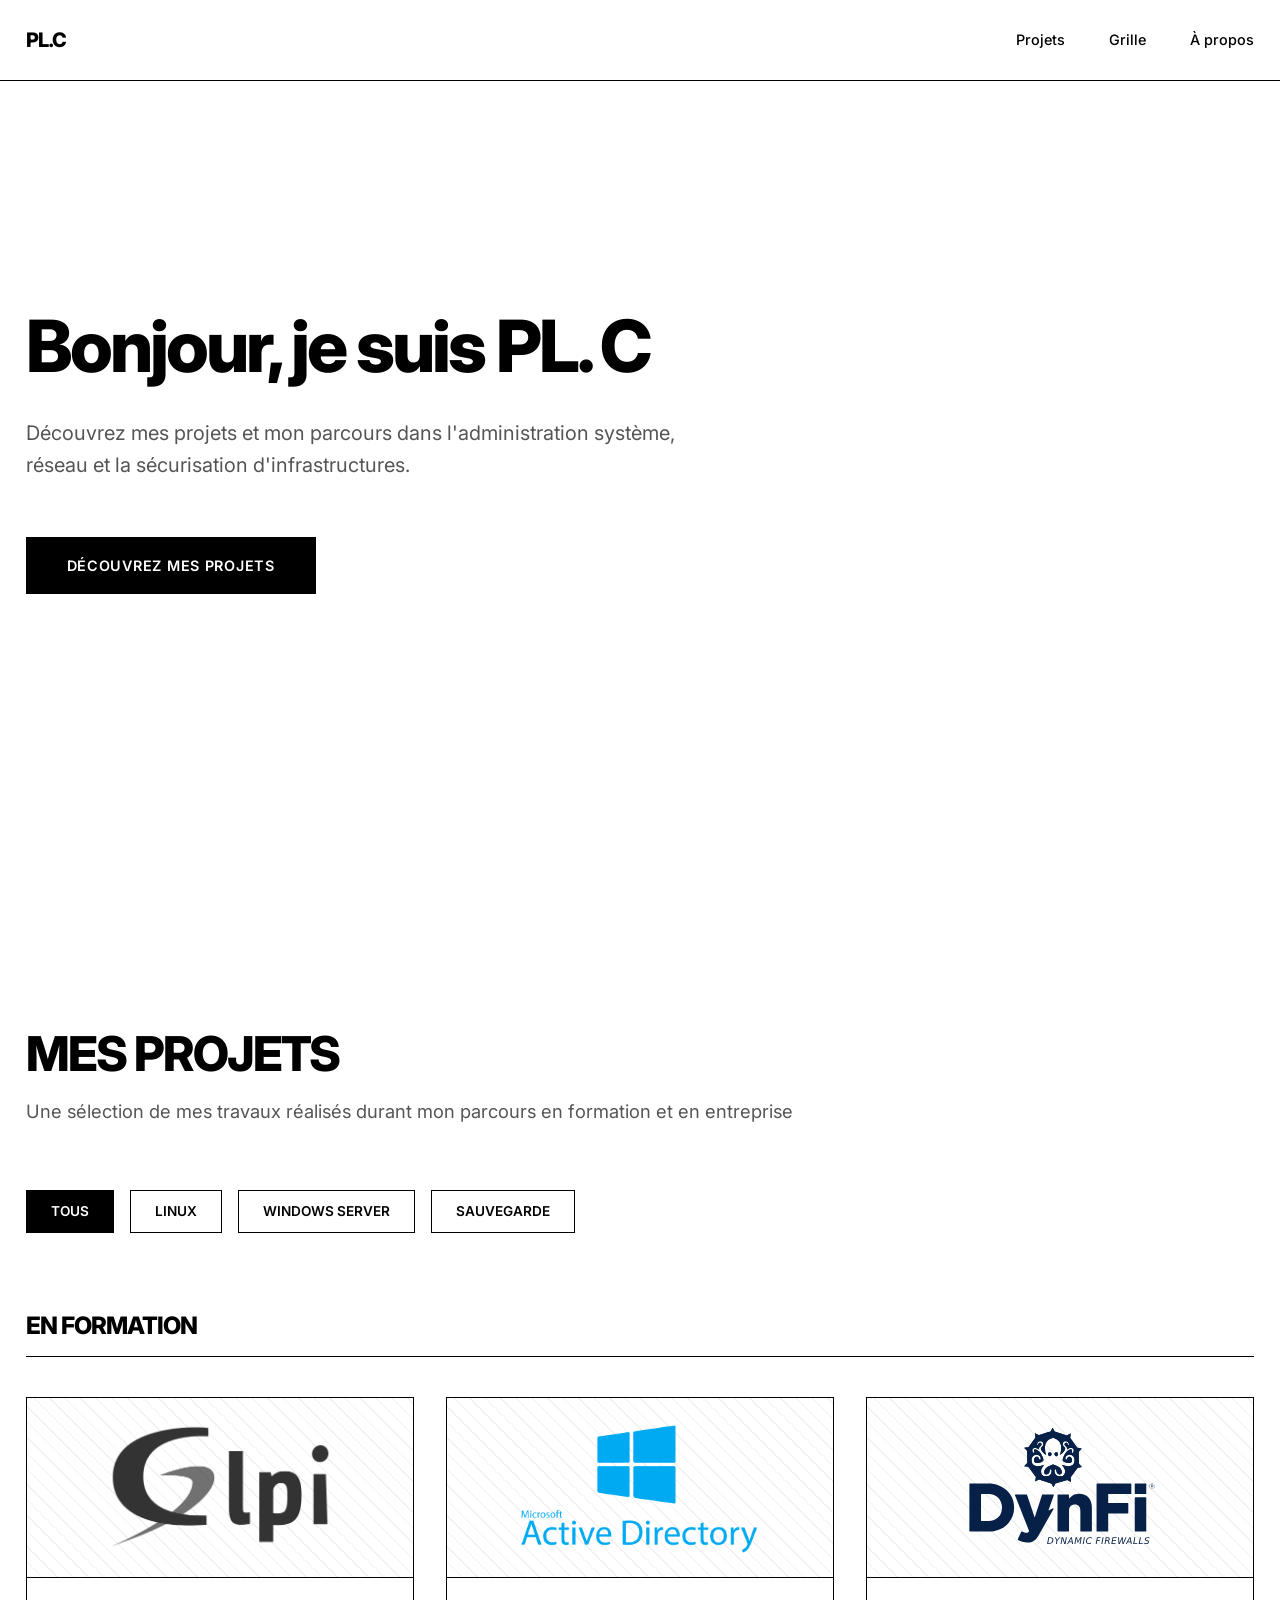
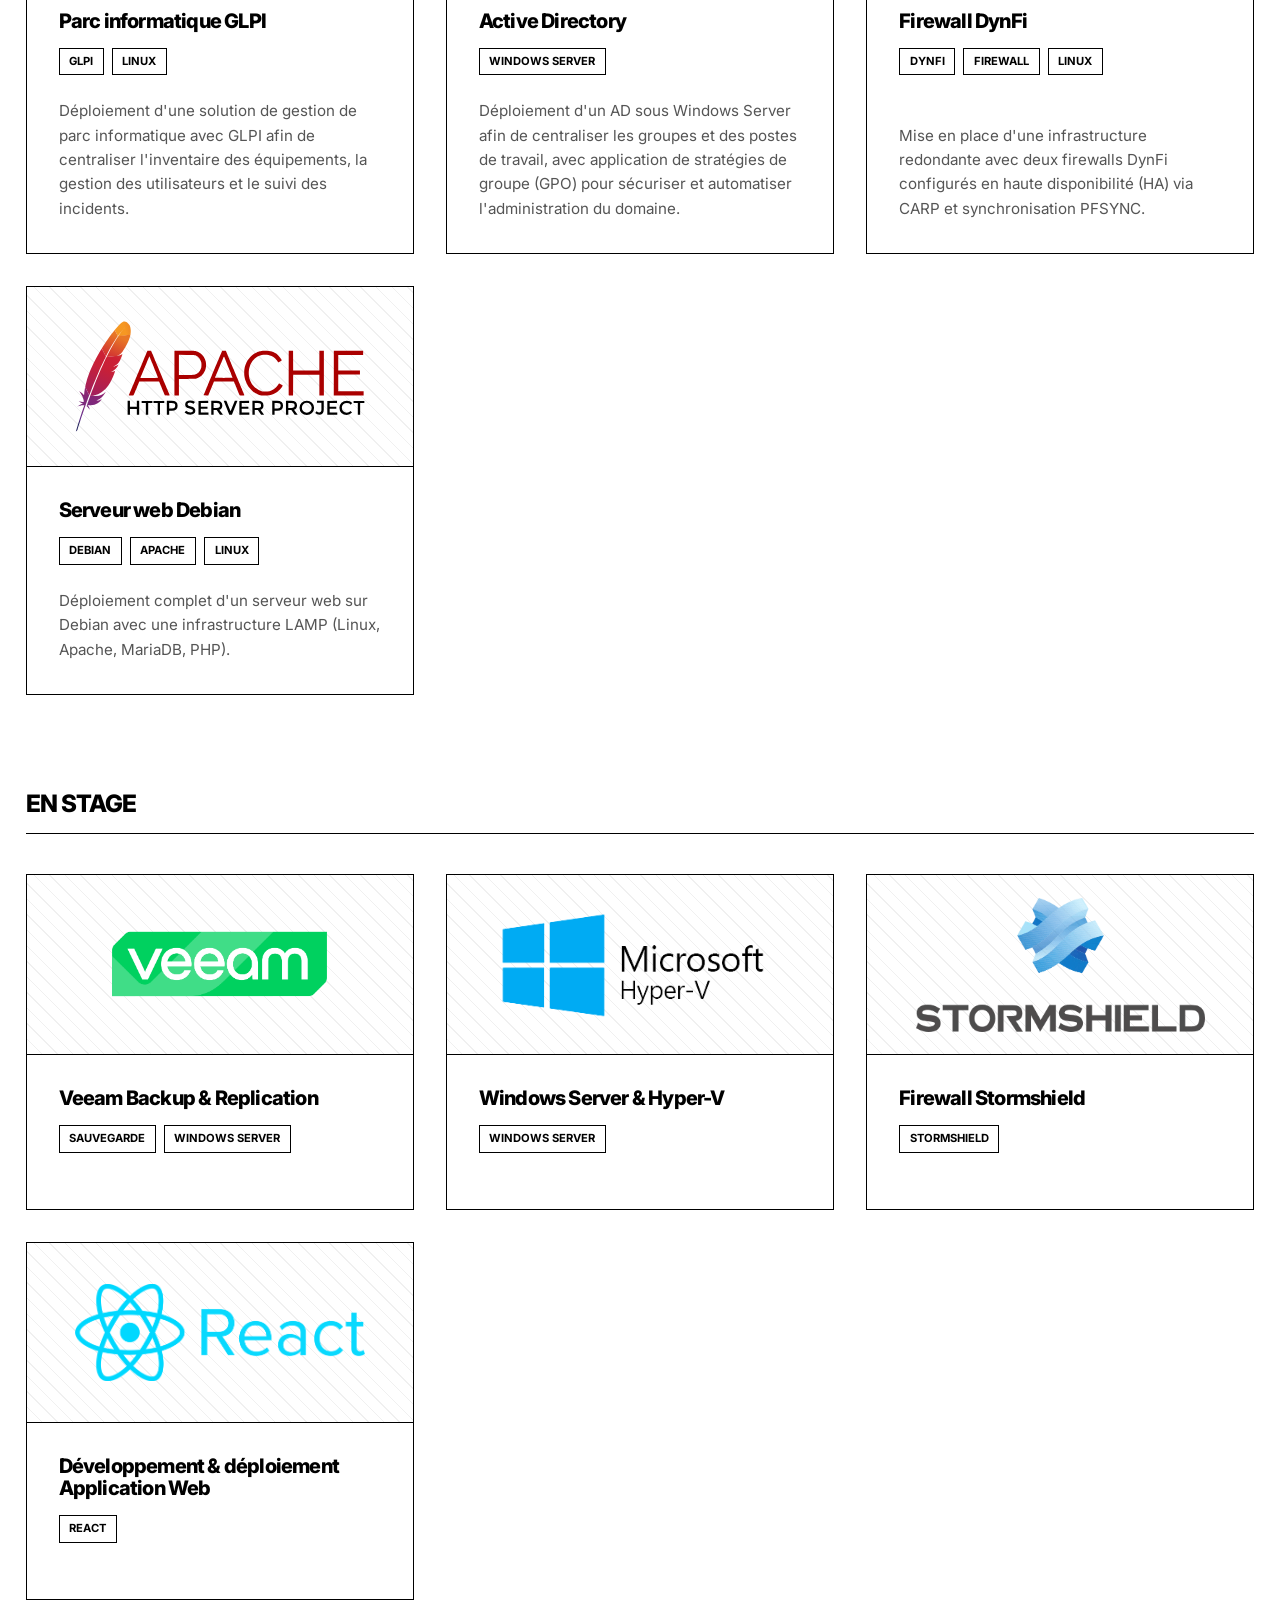
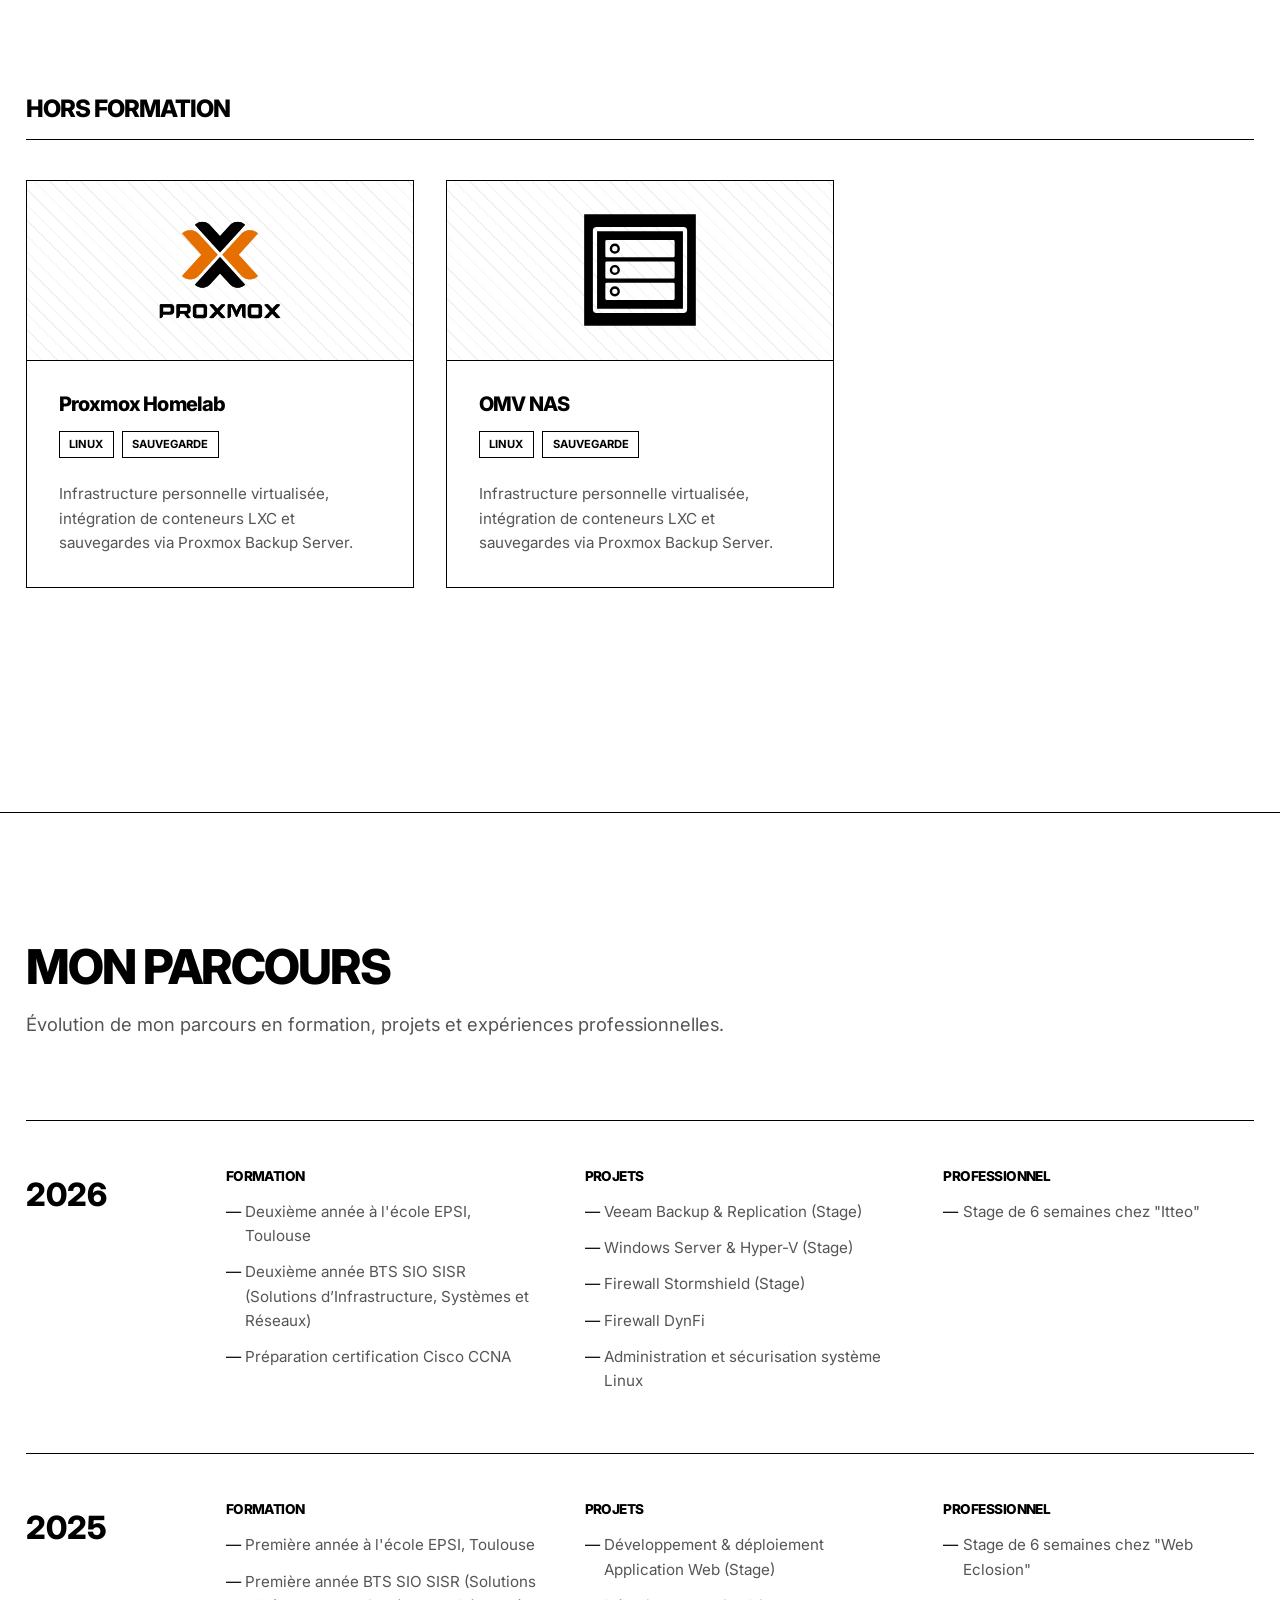
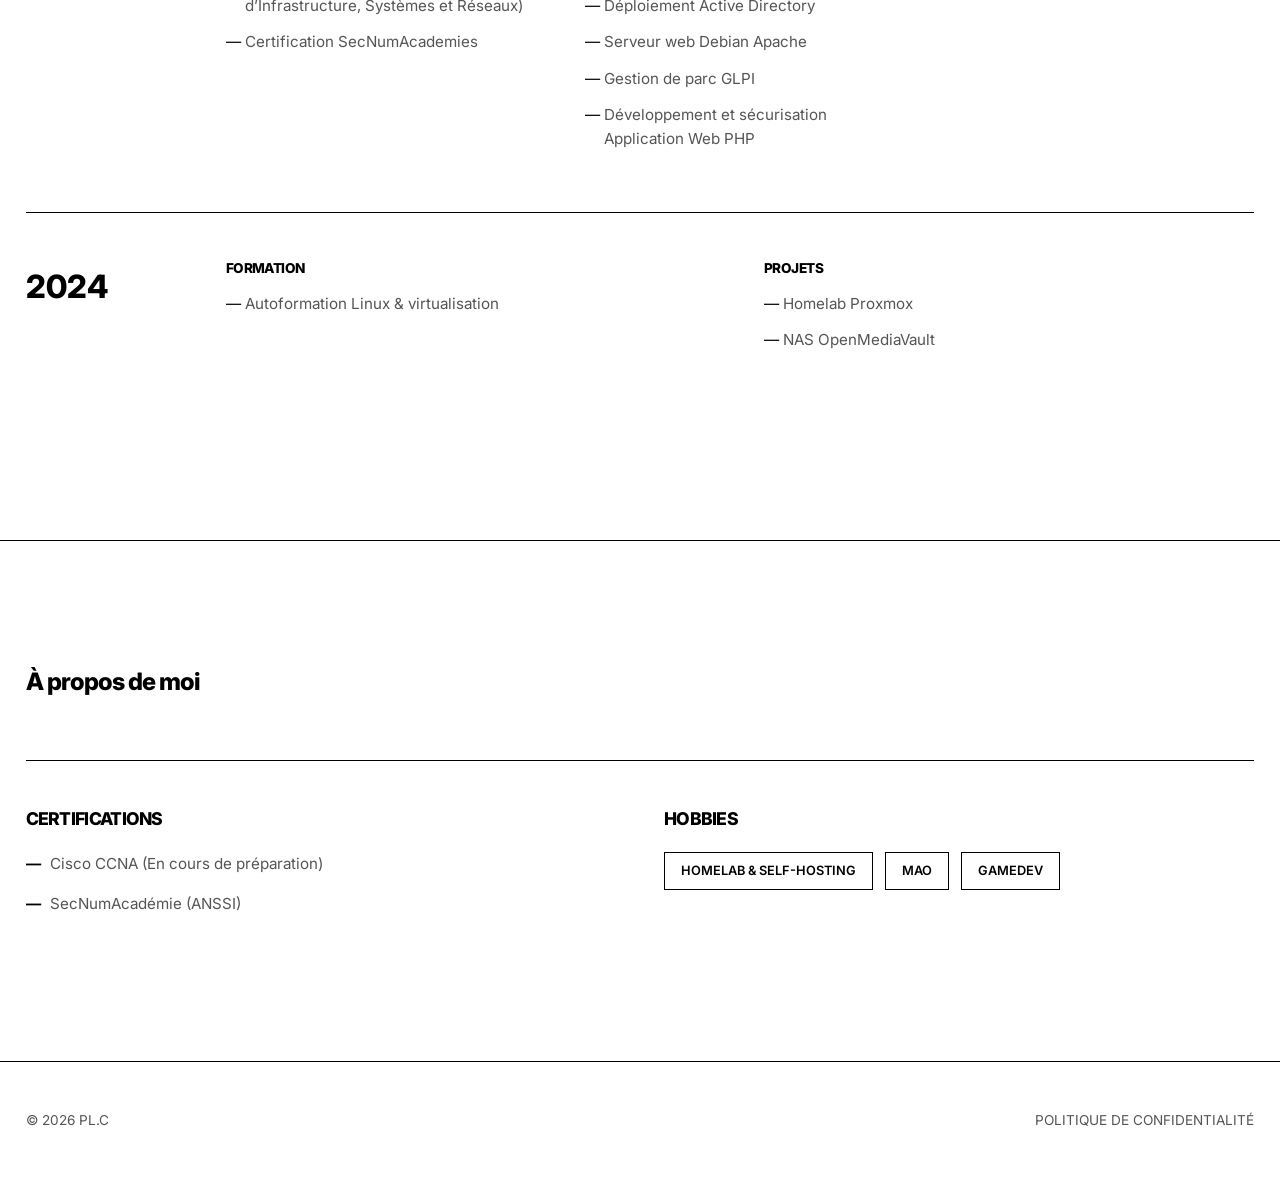
<file: index.html>
<!DOCTYPE html>
<html lang="fr">

<head>
    <meta charset="UTF-8">
    <meta name="viewport" content="width=device-width, initial-scale=1.0">
    <title>PL.C Portfolio</title>
    <link rel="stylesheet" href="style.css">
    <link rel="preconnect" href="https://fonts.googleapis.com">
    <link rel="preconnect" href="https://fonts.gstatic.com" crossorigin>
    <link href="https://fonts.googleapis.com/css2?family=Inter:wght@300;400;500;600;700;800&display=swap"
        rel="stylesheet">
</head>

<body>
    <!-- navbar -->
    <nav>
        <div class="logo">PL.C</div>
        <div class="nav-links">
            <a href="#projets">Projets</a>
            <a href="pdf/grille.pdf">Grille</a>
            <a href="#about">À propos</a>
        </div>
    </nav>

    <!-- header -->
    <header class="hero">
        <div class="hero-content">
            <h1>Bonjour, je suis <span>PL. C</span></h1>
            <p>Découvrez mes projets et mon parcours dans l'administration système, réseau et la sécurisation
                d'infrastructures.</p>
            <a href="#projets" class="cta-button">Découvrez mes projets</a>
        </div>
    </header>

    <!-- les projets -->
    <section id="projets" class="projects-section">
        <div class="section-header">
            <h2>Mes Projets</h2>
            <p>Une sélection de mes travaux réalisés durant mon parcours en formation et en entreprise</p>
        </div>

        <div class="filter-container">
            <input type="radio" name="tech-filter" id="filter-all" checked>
            <input type="radio" name="tech-filter" id="filter-linux">
            <input type="radio" name="tech-filter" id="filter-windows">
            <input type="radio" name="tech-filter" id="filter-backup">

            <div class="filter-labels">
                <label for="filter-all" class="filter-btn">Tous</label>
                <label for="filter-linux" class="filter-btn">Linux</label>
                <label for="filter-windows" class="filter-btn">Windows Server</label>
                <label for="filter-backup" class="filter-btn">Sauvegarde</label>
            </div>

            <div class="categories">
                <!-- En formation -->
                <div class="category">
                    <h3>En formation</h3>
                    <div class="project-grid">
                        <a href="projet-glpi.html" class="project-card tech-linux">
                            <div class="card-image linux-bg">
                                <img src="images/glpi.png" alt="glpi">
                            </div>
                            <div class="card-content">
                                <h4>Parc informatique GLPI</h4>
                                <div class="badges">
                                    <span class="badge">GLPI</span>
                                    <span class="badge">Linux</span>
                                </div>
                                <p>Déploiement d'une solution de gestion de parc informatique avec GLPI afin de centraliser l'inventaire des équipements, la gestion des utilisateurs et le suivi des incidents.</p>
                            </div>
                        </a>
                        <a href="projet-ad.html" class="project-card tech-windows">
                            <div class="card-image windows-bg">
                                <img src="images/ad.png" alt="ad">
                            </div>
                            <div class="card-content">
                                <h4>Active Directory</h4>
                                <div class="badges">
                                    <span class="badge">Windows Server</span>
                                </div>
                                <p>
                                Déploiement d'un AD sous Windows Server afin de
                                centraliser les groupes et des postes de travail,
                                avec application de stratégies de groupe (GPO) pour sécuriser et automatiser
                                l'administration du domaine.
                                </p>
                            </div>
                        </a>
                        <a href="projet-dynfi.html" class="project-card tech-linux">
                            <div class="card-image backup-bg">
                                <img src="images/logo.svg" alt="dynfi">
                            </div>
                            <div class="card-content">
                                <h4>Firewall DynFi</h4>
                                <div class="badges">
                                    <span class="badge">DynFi</span>
                                    <span class="badge">Firewall</span>
                                    <span class="badge">Linux</span>
                                </div>
                                <p>Mise en place d'une infrastructure redondante avec deux firewalls DynFi configurés en haute disponibilité (HA) via CARP et synchronisation PFSYNC.</p>
                            </div>
                        </a>
                        <a href="projet-srvweb.html" class="project-card tech-linux">
                            <div class="card-image backup-bg">
                                <img src="images/apache.svg" alt="apache">
                            </div>
                            <div class="card-content">
                                <h4>Serveur web Debian</h4>
                                <div class="badges">
                                    <span class="badge">Debian</span>
                                    <span class="badge">Apache</span>
                                    <span class="badge">Linux</span>
                                </div>
                                <p>Déploiement complet d'un serveur web sur Debian avec une infrastructure LAMP (Linux, Apache, MariaDB, PHP).</p>
                            </div>
                        </a>
                    </div>
                </div>

                <!-- En stage -->
                <div class="category">
                    <h3>En stage</h3>
                    <div class="project-grid">
                        <a href="en-cours.html" class="project-card tech-backup tech-windows">
                            <div class="card-image backup-stage-bg">
                                <img src="images/veeam.png" alt="veaam">
                            </div>
                            <div class="card-content">
                                <h4>Veeam Backup & Replication</h4>
                                <div class="badges">
                                    <span class="badge">Sauvegarde</span>
                                    <span class="badge">Windows Server</span>
                                </div>
                                <p></p>
                            </div>
                        </a>
                        <a href="en-cours.html" class="project-card tech-windows">
                            <div class="card-image windows-bg">
                                <img src="images/hyperv.png" alt="hyperv">
                            </div>
                            <div class="card-content">
                                <h4>Windows Server & Hyper-V</h4>
                                <div class="badges">
                                    <span class="badge">Windows Server</span>
                                </div>
                                <p></p>
                            </div>
                        </a>
                        <a href="en-cours.html" class="project-card tech-linux">
                            <div class="card-image linux-stage-bg">
                                <img src="images/stormshield.png" alt="stormshield">
                            </div>
                            <div class="card-content">
                                <h4>Firewall Stormshield</h4>
                                <div class="badges">
                                    <span class="badge">Stormshield</span>
                                </div>
                                <p></p>
                            </div>
                        </a>
                        <a href="en-cours.html" class="project-card tech-linux">
                            <div class="card-image linux-stage-bg">
                                <img src="images/react.png" alt="react">
                            </div>
                            <div class="card-content">
                                <h4>Développement & déploiement Application Web</h4>
                                <div class="badges">
                                    <span class="badge">React</span>
                                </div>
                                <p></p>
                            </div>
                        </a>
                    </div>
                </div>

                <!-- Hors formation -->
                <div class="category">
                    <h3>Hors formation</h3>
                    <div class="project-grid">
                        <a href="en-cours.html" class="project-card tech-linux tech-backup">
                            <div class="card-image homelab-bg">
                                <img src="images/proxmox.png" alt="proxmox">
                            </div>
                            <div class="card-content">
                                <h4>Proxmox Homelab</h4>
                                <div class="badges">
                                    <span class="badge">Linux</span>
                                    <span class="badge">Sauvegarde</span>
                                </div>
                                <p>Infrastructure personnelle virtualisée, intégration de conteneurs LXC et sauvegardes
                                    via Proxmox Backup Server.</p>
                            </div>
                        </a>
                        <a href="en-cours.html" class="project-card tech-linux tech-backup">
                            <div class="card-image homelab-bg">
                                <img src="images/omv.svg" alt="omv">
                            </div>
                            <div class="card-content">
                                <h4>OMV NAS</h4>
                                <div class="badges">
                                    <span class="badge">Linux</span>
                                    <span class="badge">Sauvegarde</span>
                                </div>
                                <p>Infrastructure personnelle virtualisée, intégration de conteneurs LXC et sauvegardes
                                    via Proxmox Backup Server.</p>
                            </div>
                        </a>
                    </div>
                </div>
            </div>
        </div>
    </section>

    <section id="parcours" class="parcours-section">
        <div class="parcours-container">

            <div class="section-header">
                <h2>Mon parcours</h2>
                <p>Évolution de mon parcours en formation, projets et expériences professionnelles.</p>
            </div>

            <div class="timeline">

                <!-- 2026 -->
                <div class="timeline-year">
                    <div class="year">2026</div>

                    <div class="timeline-content">

                        <div class="timeline-block">
                            <h3>Formation</h3>
                            <ul>
                                <li>Deuxième année à l'école EPSI, Toulouse</li>
                                <li>Deuxième année BTS SIO SISR (Solutions d’Infrastructure, Systèmes et Réseaux)</li>
                                <li>Préparation certification Cisco CCNA</li>
                            </ul>
                        </div>

                        <div class="timeline-block">
                            <h3>Projets</h3>
                            <ul>
                                <li><a href="en-cours.html">Veeam Backup & Replication (Stage)</a></li>
                                <li><a href="en-cours.html">Windows Server & Hyper-V (Stage)</a></li>
                                <li><a href="en-cours.html">Firewall Stormshield (Stage)</a></li>
                                <li><a href="projet-dynfi.html">Firewall DynFi</a></li>
                                <li><a href="en-cours.html">Administration et sécurisation système Linux</a></li>
                            </ul>
                        </div>

                        <div class="timeline-block">
                            <h3>Professionnel</h3>
                            <ul>
                                <li>Stage de 6 semaines chez "Itteo"</li>
                            </ul>
                        </div>

                    </div>
                </div>

                <!-- 2025 -->
                <div class="timeline-year">
                    <div class="year">2025</div>

                    <div class="timeline-content">

                        <div class="timeline-block">
                            <h3>Formation</h3>
                            <ul>
                                <li>Première année à l'école EPSI, Toulouse</li>
                                <li>Première année BTS SIO SISR (Solutions d’Infrastructure, Systèmes et Réseaux)</li>
                                <li>Certification SecNumAcademies</li>
                            </ul>
                        </div>

                        <div class="timeline-block">
                            <h3>Projets</h3>
                            <ul>
                                <li><a href="en-cours.html">Développement & déploiement Application Web (Stage)</a></li>
                                <li><a href="projet-ad.html">Déploiement Active Directory</a></li>
                                <li><a href="projet-srvweb.html">Serveur web Debian Apache</a></li>
                                <li><a href="projet-glpi.html">Gestion de parc GLPI</a></li>
                                <li><a href="en-cours.html">Développement et sécurisation Application Web PHP</a></li>
                            </ul>
                        </div>

                        <div class="timeline-block">
                            <h3>Professionnel</h3>
                            <ul>
                                <li>Stage de 6 semaines chez "Web Eclosion"</li>
                            </ul>
                        </div>

                    </div>
                </div>

                <!-- 2024 -->
                <div class="timeline-year">
                    <div class="year">2024</div>

                    <div class="timeline-content">

                        <div class="timeline-block">
                            <h3>Formation</h3>
                            <ul>
                                <li>Autoformation Linux & virtualisation</li>
                            </ul>
                        </div>

                        <div class="timeline-block">
                            <h3>Projets</h3>
                            <ul>
                                <li><a href="en-cours.html">Homelab Proxmox</a></li>
                                <li><a href="en-cours.html">NAS OpenMediaVault</a></li>
                            </ul>
                        </div>

                    </div>
                </div>
            </div>
        </div>
    </section>

    <!-- About -->
    <section id="about" class="about-section">
        <div class="about-container">
            <div class="about-text">
                <h1>À propos de moi</h1>
                <p></p>

                <div class="info-grid">
                    <div class="info-block">
                        <h3>Certifications</h3>
                        <ul>
                            <li>Cisco CCNA (En cours de préparation)</li>
                            <li>SecNumAcadémie (ANSSI)</li>
                        </ul>
                    </div>
                    <div class="info-block">
                        <h3>Hobbies</h3>
                        <div class="hobbies-list">
                            <span class="hobby-tag">Homelab & Self-hosting</span>
                            <span class="hobby-tag">MAO</span>
                            <span class="hobby-tag">Gamedev</span>
                        </div>
                    </div>
                </div>
            </div>
        </div>
    </section>

    <!-- Footer -->
    <footer>
        <div class="footer-content">
            <p>&copy; 2026 PL.C</p>
            <div class="footer-links">
                <a href="politique-confidentialite.html">Politique de confidentialité</a>
            </div>
        </div>
    </footer>
</body>

</html>
</file>
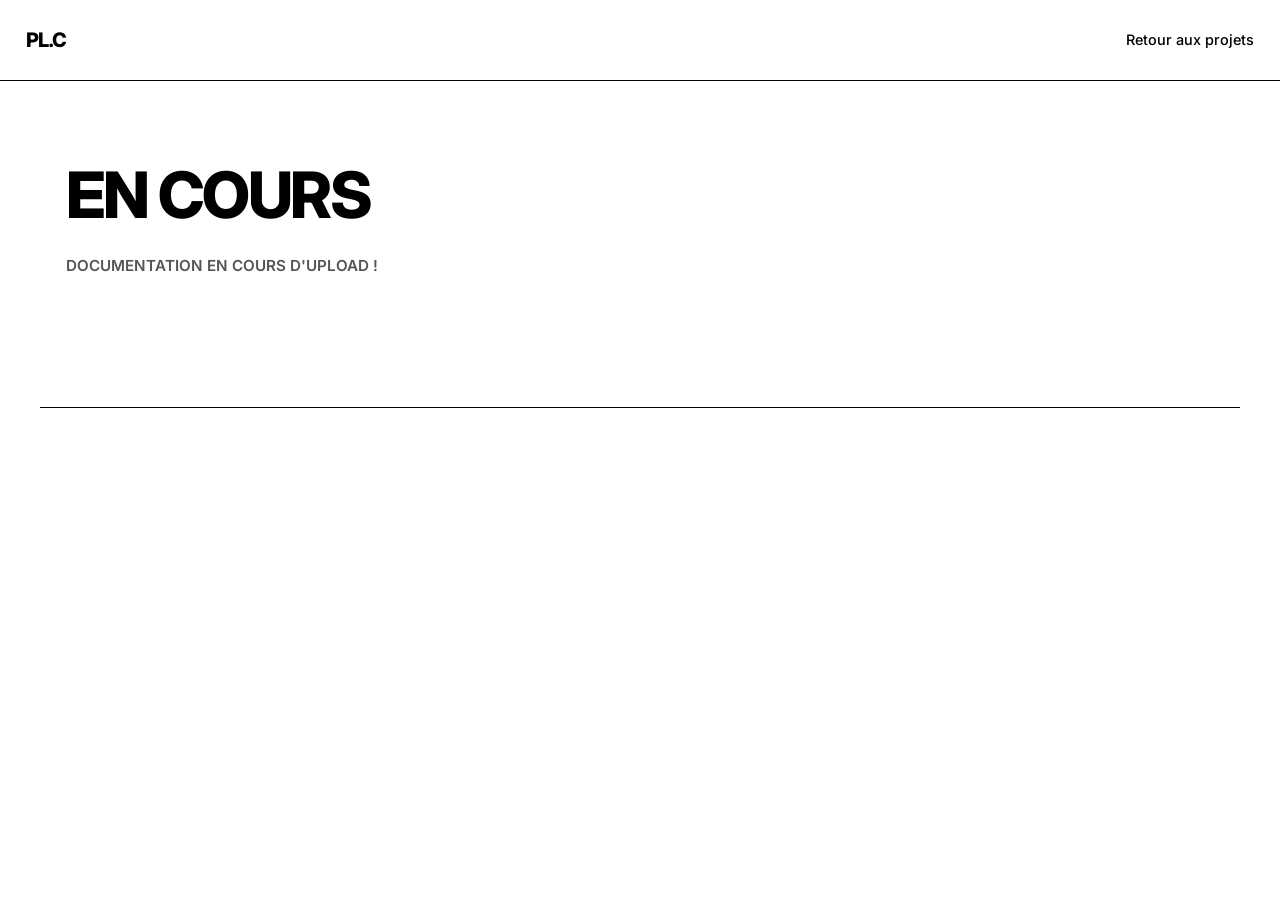
<file: en-cours.html>
<!DOCTYPE html>
<html lang="fr">
<head>
    <meta charset="UTF-8">
    <meta name="viewport" content="width=device-width, initial-scale=1.0">
    <title>PL.C Portfolio</title>
    <link rel="stylesheet" href="style.css">
    <link rel="preconnect" href="https://fonts.googleapis.com">
    <link rel="preconnect" href="https://fonts.gstatic.com" crossorigin>
    <link href="https://fonts.googleapis.com/css2?family=Inter:wght@400;500;600;700;800&display=swap" rel="stylesheet">
</head>
<body>
    <nav>
        <a href="index.html" class="logo">PL.C</a>
        <div class="nav-links">
            <a href="index.html#projets">Retour aux projets</a>
        </div>
    </nav>

    <header class="project-header">
        <h1 class="project-title">En cours</h1>
        <div class="project-meta">
            <div class="project-meta-item">
                <span>Documentation en cours d'upload !</span>
            </div>
</body>
</html>
</file>
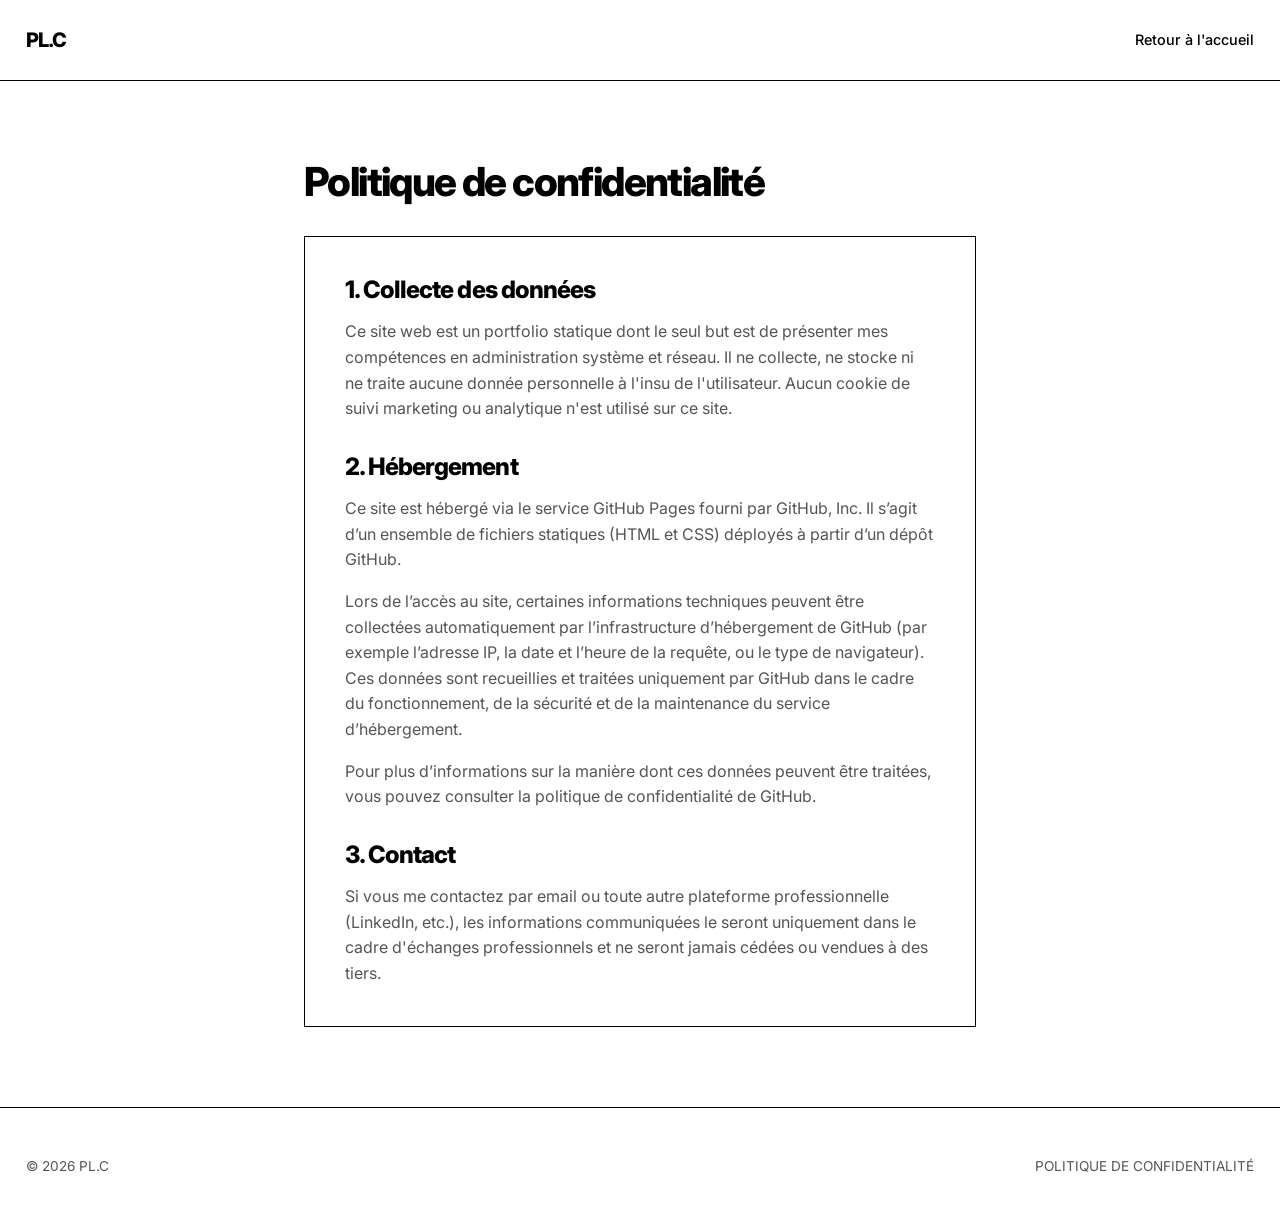
<file: politique-confidentialite.html>
<!DOCTYPE html>
<html lang="fr">
<head>
    <meta charset="UTF-8">
    <meta name="viewport" content="width=device-width, initial-scale=1.0">
    <title>Politique de Confidentialité</title>
    <link rel="stylesheet" href="style.css">
    <link rel="preconnect" href="https://fonts.googleapis.com">
    <link rel="preconnect" href="https://fonts.gstatic.com" crossorigin>
    <link href="https://fonts.googleapis.com/css2?family=Inter:wght@300;400;500;600;700;800&display=swap" rel="stylesheet">
</head>
<body>
    <nav>
        <a href="index.html" class="logo">PL.C</a>
        <div class="nav-links">
            <a href="index.html">Retour à l'accueil</a>
        </div>
    </nav>
    <main style="padding: 10rem 5% 5rem; max-width: 800px; margin: 0 auto; min-height: 80vh;">
    <h1 style="margin-bottom: 2rem; font-size: 2.5rem;">Politique de confidentialité</h1>

    <div style="background: var(--surface-color); padding: 2.5rem; border-radius: var(--radius-lg); border: 1px solid var(--border-color);">

        <h2 style="font-size: 1.5rem; margin-bottom: 1rem;">1. Collecte des données</h2>
        <p style="color: var(--text-secondary); margin-bottom: 2rem;">
        Ce site web est un portfolio statique dont le seul but est de présenter mes compétences en administration système et réseau.
        Il ne collecte, ne stocke ni ne traite aucune donnée personnelle à l'insu de l'utilisateur.
        Aucun cookie de suivi marketing ou analytique n'est utilisé sur ce site.
        </p>

        <h2 style="font-size: 1.5rem; margin-bottom: 1rem;">2. Hébergement</h2>
        <p style="color: var(--text-secondary); margin-bottom: 1rem;">
        Ce site est hébergé via le service GitHub Pages fourni par GitHub, Inc. Il s’agit d’un ensemble de fichiers statiques (HTML et CSS) déployés à partir d’un dépôt GitHub.
        </p>
        <p style="color: var(--text-secondary); margin-bottom: 1rem;">
        Lors de l’accès au site, certaines informations techniques peuvent être collectées automatiquement par l’infrastructure d’hébergement de GitHub (par exemple l’adresse IP, la date et l’heure de la requête, ou le type de navigateur).
        Ces données sont recueillies et traitées uniquement par GitHub dans le cadre du fonctionnement, de la sécurité et de la maintenance du service d’hébergement.
        </p>
        <p style="color: var(--text-secondary); margin-bottom: 2rem;">
        Pour plus d’informations sur la manière dont ces données peuvent être traitées, vous pouvez consulter la politique de confidentialité de GitHub.
        </p>

        <h2 style="font-size: 1.5rem; margin-bottom: 1rem;">3. Contact</h2>
        <p style="color: var(--text-secondary);">
        Si vous me contactez par email ou toute autre plateforme professionnelle (LinkedIn, etc.), les informations communiquées le seront uniquement dans le cadre d'échanges professionnels et ne seront jamais cédées ou vendues à des tiers.
        </p>

    </div>
    </main>

    <!-- Footer -->
    <footer>
        <div class="footer-content">
            <p>&copy; 2026 PL.C</p>
            <div class="footer-links">
                <a href="politique-confidentialite.html">Politique de confidentialité</a>
            </div>
        </div>
    </footer>
</body>
</html>
</file>
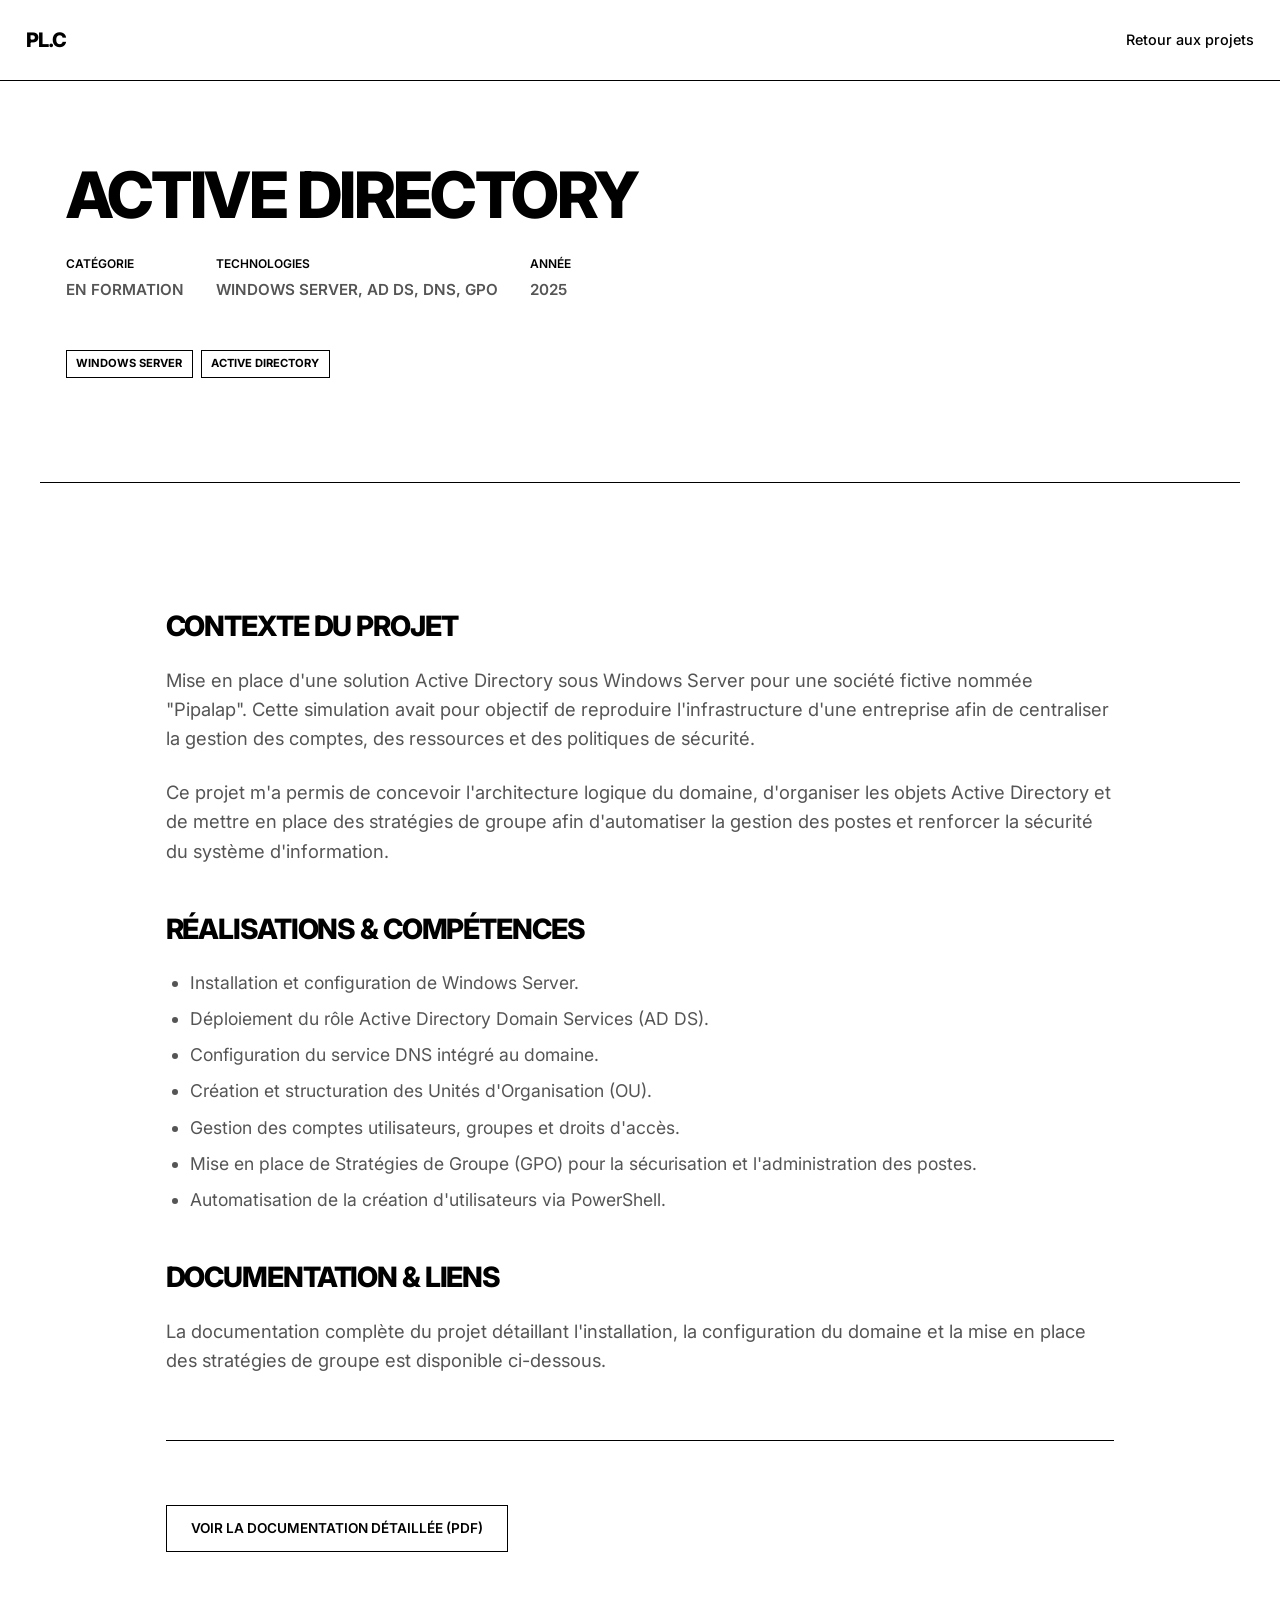
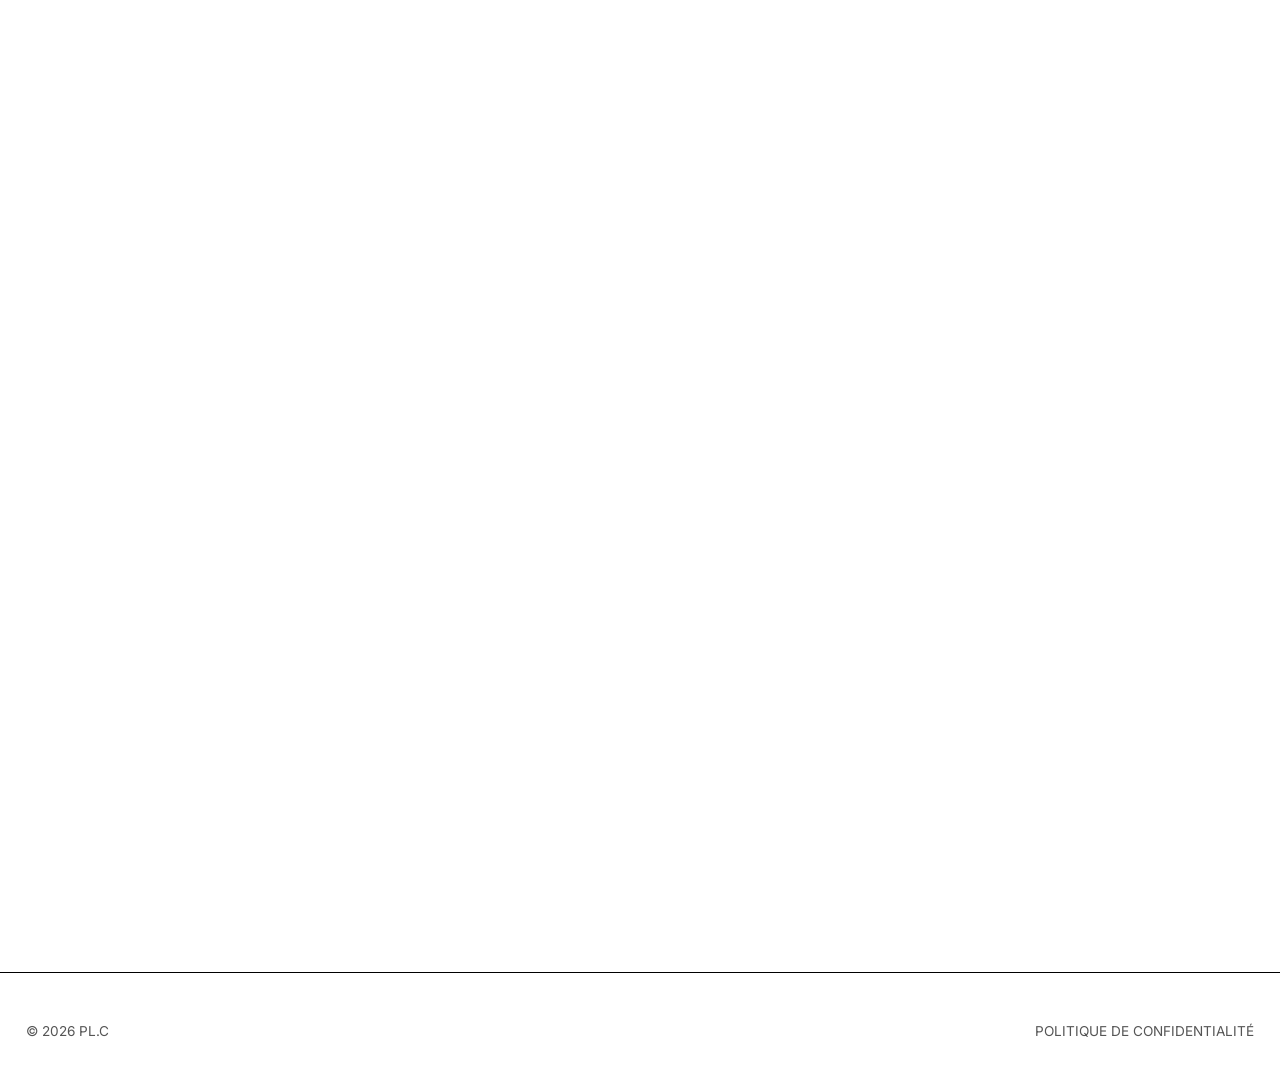
<file: projet-ad.html>
<!DOCTYPE html>
<html lang="fr">
<head>
    <meta charset="UTF-8">
    <meta name="viewport" content="width=device-width, initial-scale=1.0">
    <title>Active Directory</title>
    <link rel="stylesheet" href="style.css">
    <link rel="preconnect" href="https://fonts.googleapis.com">
    <link rel="preconnect" href="https://fonts.gstatic.com" crossorigin>
    <link href="https://fonts.googleapis.com/css2?family=Inter:wght@400;500;600;700;800&display=swap" rel="stylesheet">
</head>

<body>

<nav>
    <a href="index.html" class="logo">PL.C</a>
    <div class="nav-links">
        <a href="index.html#projets">Retour aux projets</a>
    </div>
</nav>

<header class="project-header">
    <h1 class="project-title">Active Directory</h1>

    <div class="project-meta">
        <div class="project-meta-item">
            <span class="project-meta-label">Catégorie</span>
            <span>En formation</span>
        </div>

        <div class="project-meta-item">
            <span class="project-meta-label">Technologies</span>
            <span>Windows Server, AD DS, DNS, GPO</span>
        </div>

        <div class="project-meta-item">
            <span class="project-meta-label">Année</span>
            <span>2025</span>
        </div>
    </div>

    <div class="badges">
        <span class="badge">Windows Server</span>
        <span class="badge">Active Directory</span>
    </div>
</header>

<main class="project-content">

    <h2>Contexte du projet</h2>

    <p>
        Mise en place d'une solution Active Directory sous Windows Server pour une société fictive nommée "Pipalap".
        Cette simulation avait pour objectif de reproduire l'infrastructure d'une entreprise
        afin de centraliser la gestion des comptes, des ressources et des politiques de sécurité.
    </p>

    <p>
        Ce projet m'a permis de concevoir l'architecture logique du domaine, d'organiser les objets Active Directory
        et de mettre en place des stratégies de groupe afin d'automatiser la gestion des postes et renforcer
        la sécurité du système d'information.
    </p>

    <h2>Réalisations & Compétences</h2>

    <ul>
        <li>Installation et configuration de Windows Server.</li>
        <li>Déploiement du rôle Active Directory Domain Services (AD DS).</li>
        <li>Configuration du service DNS intégré au domaine.</li>
        <li>Création et structuration des Unités d'Organisation (OU).</li>
        <li>Gestion des comptes utilisateurs, groupes et droits d'accès.</li>
        <li>Mise en place de Stratégies de Groupe (GPO) pour la sécurisation et l'administration des postes.</li>
        <li>Automatisation de la création d'utilisateurs via PowerShell.</li>
    </ul>

    <h2>Documentation & Liens</h2>

    <p>
        La documentation complète du projet détaillant l'installation, la configuration du domaine
        et la mise en place des stratégies de groupe est disponible ci-dessous.
    </p>

    <div class="project-links">
        <a href="pdf/en-formation/ad.pdf" class="doc-link" target="_blank">
            Voir la documentation détaillée (PDF)
        </a>
    </div>

    <div class="pdf-viewer">
        <iframe src="pdf/en-formation/ad.pdf"></iframe>
    </div>

</main>

<footer>
    <div class="footer-content">
        <p>&copy; 2026 PL.C</p>
        <div class="footer-links">
            <a href="politique-confidentialite.html">Politique de confidentialité</a>
        </div>
    </div>
</footer>

</body>
</html>
</file>
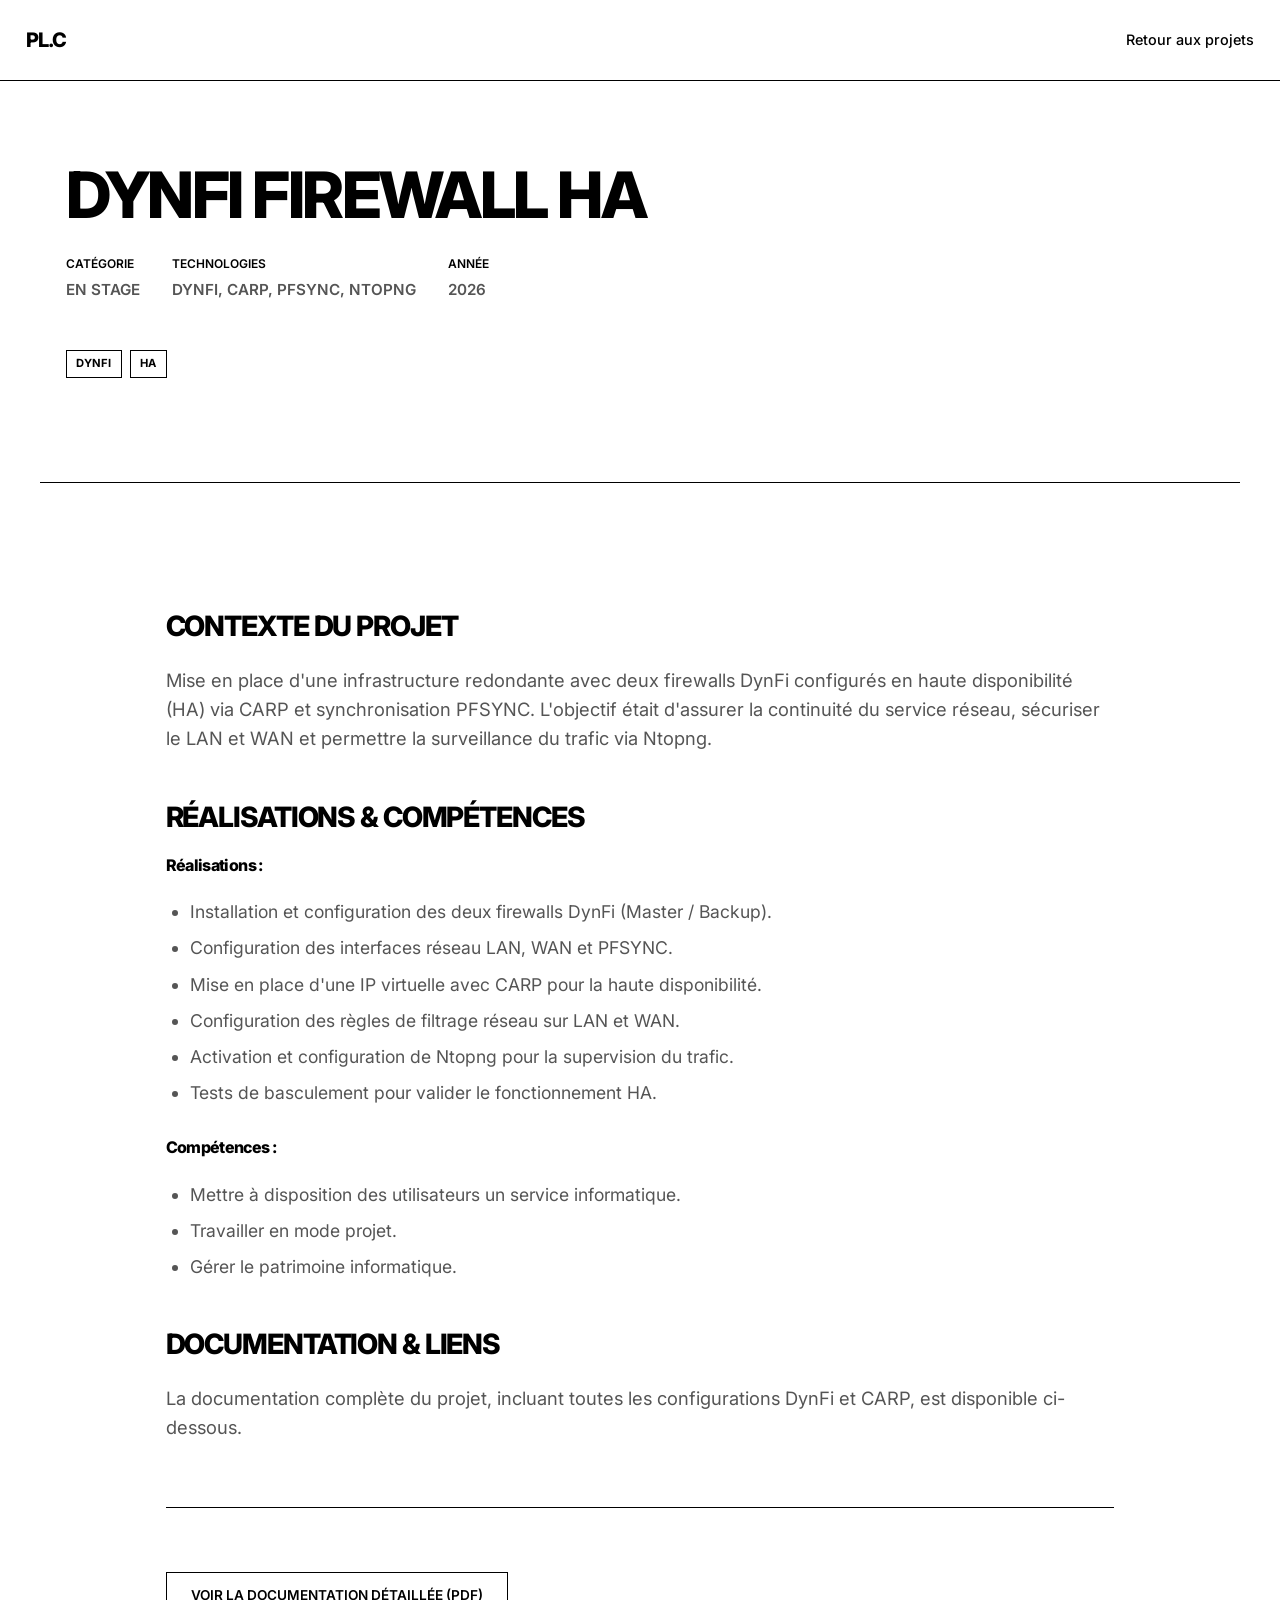
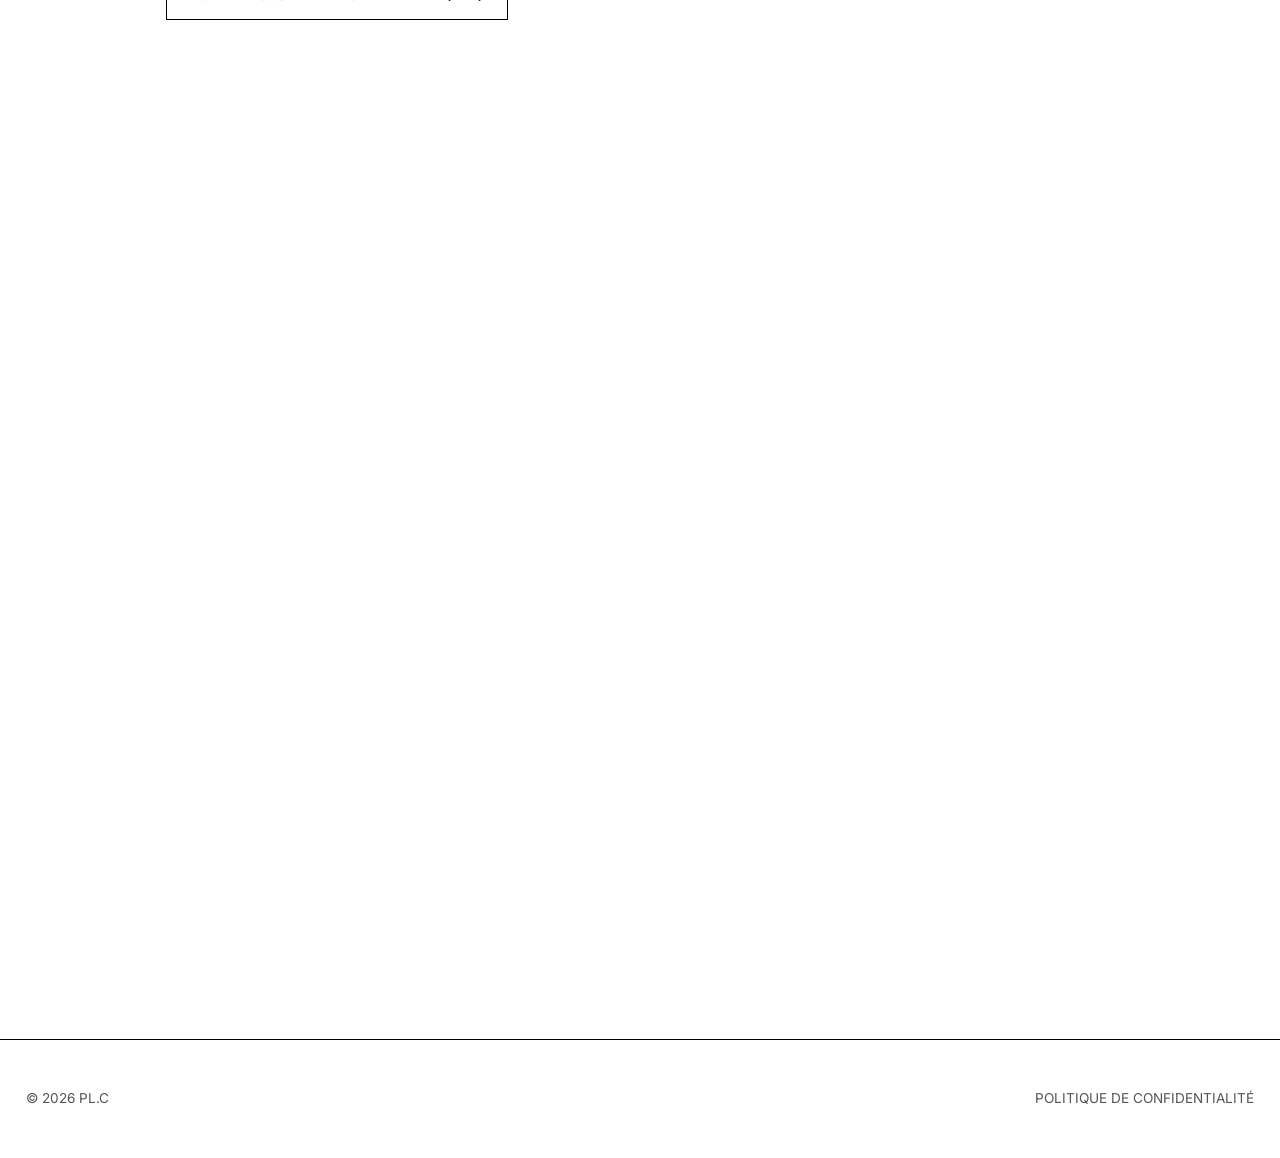
<file: projet-dynfi.html>
<!DOCTYPE html>
<html lang="fr">
<head>
    <meta charset="UTF-8">
    <meta name="viewport" content="width=device-width, initial-scale=1.0">
    <title>DynFi Firewall</title>
    <link rel="stylesheet" href="style.css">
    <link rel="preconnect" href="https://fonts.googleapis.com">
    <link rel="preconnect" href="https://fonts.gstatic.com" crossorigin>
    <link href="https://fonts.googleapis.com/css2?family=Inter:wght@400;500;600;700;800&display=swap" rel="stylesheet">
</head>

<body>

<nav>
    <a href="index.html" class="logo">PL.C</a>
    <div class="nav-links">
        <a href="index.html#projets">Retour aux projets</a>
    </div>
</nav>

<header class="project-header">
    <h1 class="project-title">DynFi Firewall HA</h1>

    <div class="project-meta">
        <div class="project-meta-item">
            <span class="project-meta-label">Catégorie</span>
            <span>En stage</span>
        </div>

        <div class="project-meta-item">
            <span class="project-meta-label">Technologies</span>
            <span>DynFi, CARP, PFSYNC, Ntopng</span>
        </div>

        <div class="project-meta-item">
            <span class="project-meta-label">Année</span>
            <span>2026</span>
        </div>
    </div>

    <div class="badges">
        <span class="badge">DynFi</span>
        <span class="badge">HA</span>
    </div>
</header>

<main class="project-content">

    <h2>Contexte du projet</h2>

    <p>
        Mise en place d'une infrastructure redondante avec deux firewalls DynFi configurés en haute disponibilité (HA)
        via CARP et synchronisation PFSYNC. L'objectif était d'assurer la continuité du service réseau, 
        sécuriser le LAN et WAN et permettre la surveillance du trafic via Ntopng.
    </p>

    <h2>Réalisations & Compétences</h2>

    <h4>Réalisations : </h4>
    <p></p>
    <ul>
        <li>Installation et configuration des deux firewalls DynFi (Master / Backup).</li>
        <li>Configuration des interfaces réseau LAN, WAN et PFSYNC.</li>
        <li>Mise en place d'une IP virtuelle avec CARP pour la haute disponibilité.</li>
        <li>Configuration des règles de filtrage réseau sur LAN et WAN.</li>
        <li>Activation et configuration de Ntopng pour la supervision du trafic.</li>
        <li>Tests de basculement pour valider le fonctionnement HA.</li>
    </ul>

    <h4>Compétences : </h4>
    <p></p>

    <ul>
        <li>Mettre à disposition des utilisateurs un service informatique.</li>
        <li>Travailler en mode projet.</li>
        <li>Gérer le patrimoine informatique.</li>
    </ul>

    <h2>Documentation & Liens</h2>

    <p>
        La documentation complète du projet, incluant toutes les configurations DynFi et CARP, est disponible ci-dessous.
    </p>

    <div class="project-links">
        <a href="pdf/en-formation/DynFi.pdf" class="doc-link" target="_blank">
            Voir la documentation détaillée (PDF)
        </a>
    </div>

    <div class="pdf-viewer">
        <iframe src="pdf/en-formation/DynFi.pdf"></iframe>
    </div>

</main>

<footer>
    <div class="footer-content">
        <p>&copy; 2026 PL.C</p>
        <div class="footer-links">
            <a href="politique-confidentialite.html">Politique de confidentialité</a>
        </div>
    </div>
</footer>

</body>
</html>
</file>
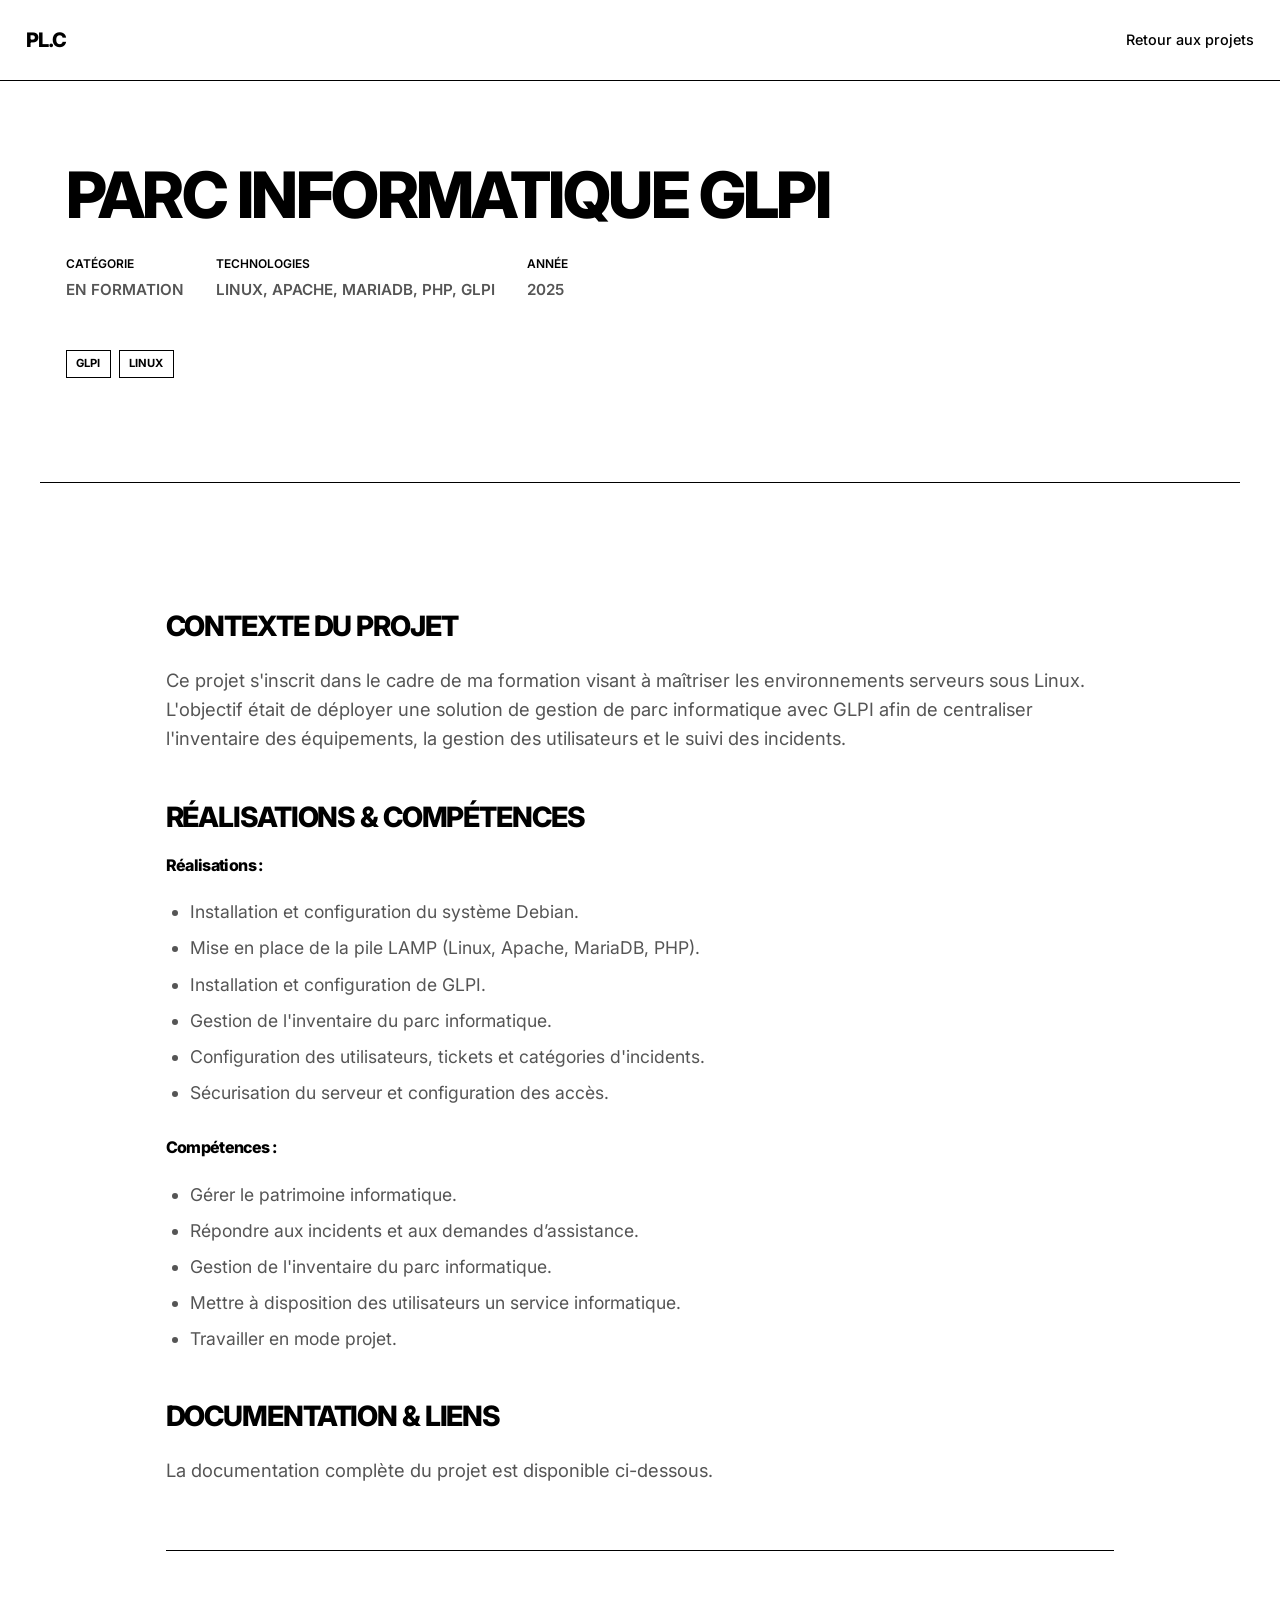
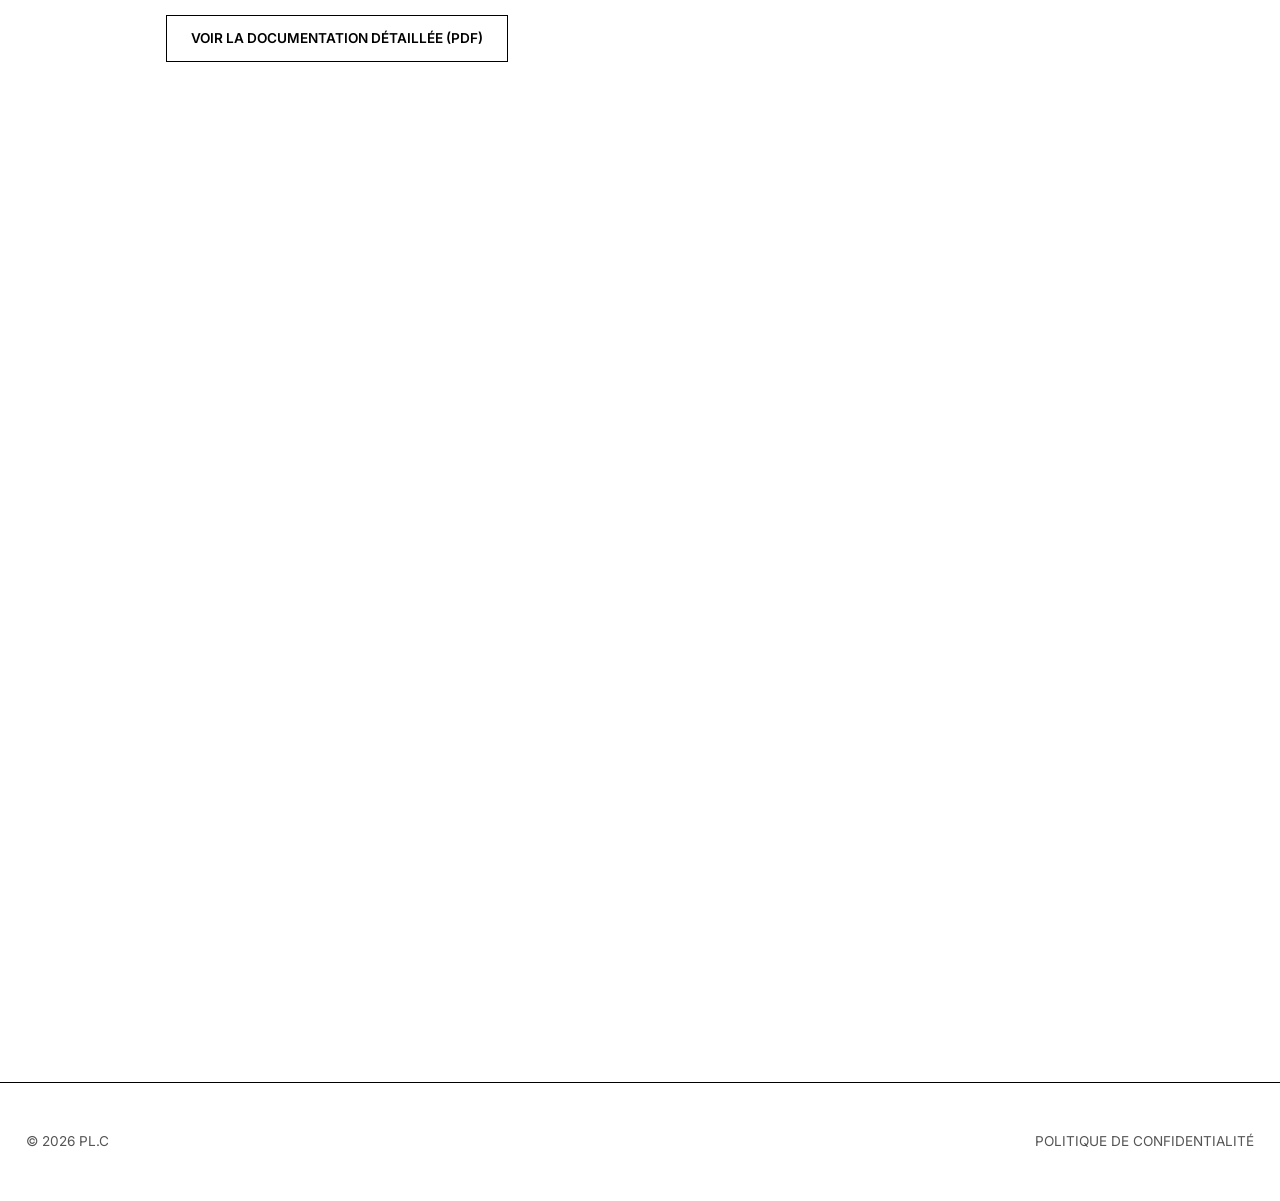
<file: projet-glpi.html>
<!DOCTYPE html>
<html lang="fr">
<head>
    <meta charset="UTF-8">
    <meta name="viewport" content="width=device-width, initial-scale=1.0">
    <title>GLPI</title>
    <link rel="stylesheet" href="style.css">
    <link rel="preconnect" href="https://fonts.googleapis.com">
    <link rel="preconnect" href="https://fonts.gstatic.com" crossorigin>
    <link href="https://fonts.googleapis.com/css2?family=Inter:wght@400;500;600;700;800&display=swap" rel="stylesheet">
</head>

<body>

<nav>
    <a href="index.html" class="logo">PL.C</a>
    <div class="nav-links">
        <a href="index.html#projets">Retour aux projets</a>
    </div>
</nav>

<header class="project-header">
    <h1 class="project-title">Parc informatique GLPI</h1>

    <div class="project-meta">
        <div class="project-meta-item">
            <span class="project-meta-label">Catégorie</span>
            <span>En formation</span>
        </div>

        <div class="project-meta-item">
            <span class="project-meta-label">Technologies</span>
            <span>Linux, Apache, MariaDB, PHP, GLPI</span>
        </div>

        <div class="project-meta-item">
            <span class="project-meta-label">Année</span>
            <span>2025</span>
        </div>
    </div>

    <div class="badges">
        <span class="badge">GLPI</span>
        <span class="badge">Linux</span>
    </div>
</header>

<main class="project-content">

    <h2>Contexte du projet</h2>

    <p>
        Ce projet s'inscrit dans le cadre de ma formation visant à maîtriser les environnements serveurs sous Linux.
        L'objectif était de déployer une solution de gestion de parc informatique avec GLPI afin de centraliser
        l'inventaire des équipements, la gestion des utilisateurs et le suivi des incidents.
    </p>

    <h2>Réalisations & Compétences</h2>

    <h4>Réalisations : </h4>
    <p></p>

    <ul>
        <li>Installation et configuration du système Debian.</li>
        <li>Mise en place de la pile LAMP (Linux, Apache, MariaDB, PHP).</li>
        <li>Installation et configuration de GLPI.</li>
        <li>Gestion de l'inventaire du parc informatique.</li>
        <li>Configuration des utilisateurs, tickets et catégories d'incidents.</li>
        <li>Sécurisation du serveur et configuration des accès.</li>
    </ul>


    <h4>Compétences : </h4>
    <p></p>
    <ul>
        <li>Gérer le patrimoine informatique.</li>
        <li>Répondre aux incidents et aux demandes d’assistance.</li>
        <li>Gestion de l'inventaire du parc informatique.</li>
        <li>Mettre à disposition des utilisateurs un service informatique.</li>
        <li>Travailler en mode projet.</li>
    </ul>

    <h2>Documentation & Liens</h2>

    <p>
        La documentation complète du projet est disponible ci-dessous.
    </p>

    <div class="project-links">
        <a href="pdf/en-formation/GLPI.pdf" class="doc-link" target="_blank">
            Voir la documentation détaillée (PDF)
        </a>
    </div>

    <div class="pdf-viewer">
        <iframe src="pdf/en-formation/GLPI.pdf"></iframe>
    </div>

</main>

<footer>
    <div class="footer-content">
        <p>&copy; 2026 PL.C</p>
        <div class="footer-links">
            <a href="politique-confidentialite.html">Politique de confidentialité</a>
        </div>
    </div>
</footer>

</body>
</html>
</file>
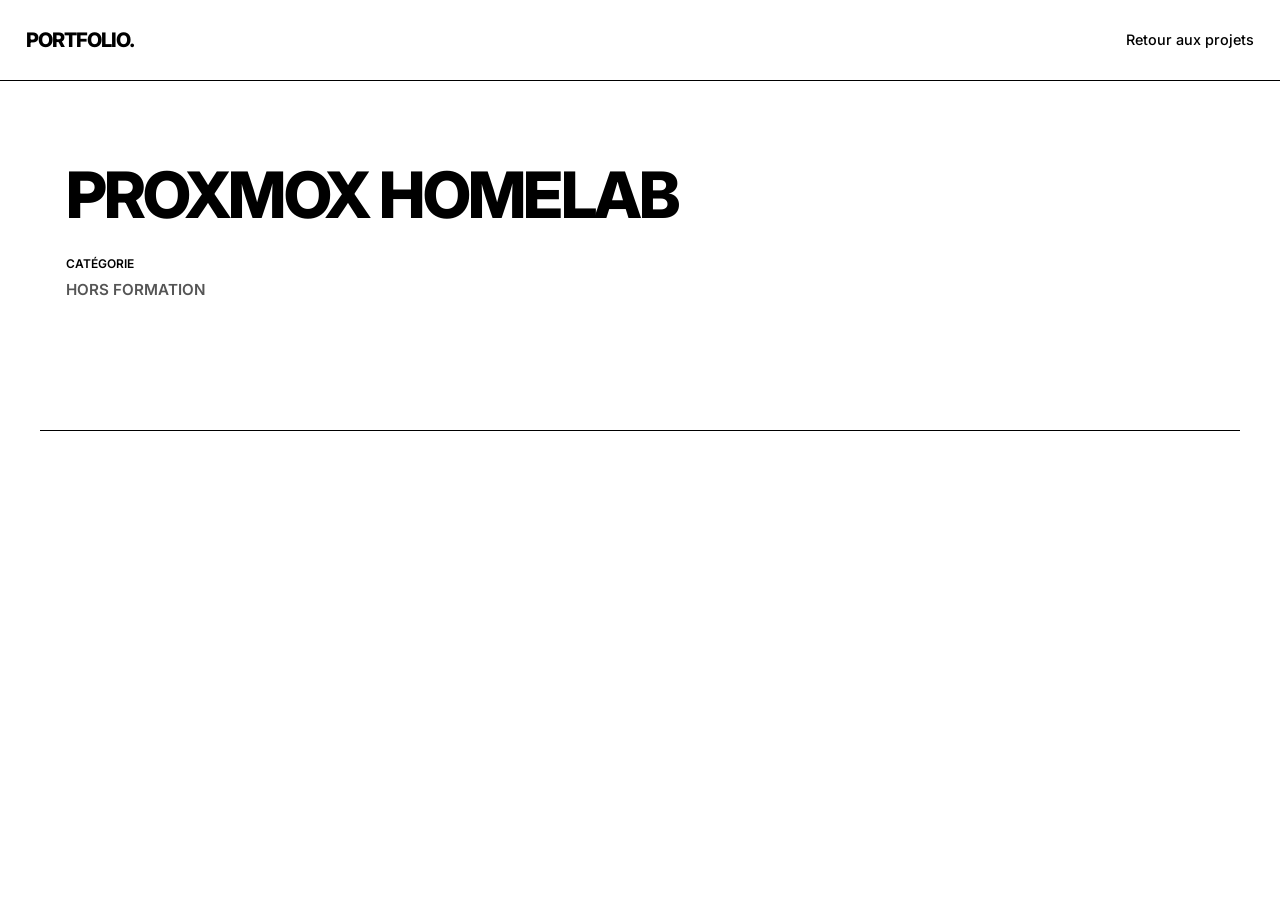
<file: projet-proxmox.html>
<!DOCTYPE html>
<html lang="fr">
<head>
    <meta charset="UTF-8">
    <meta name="viewport" content="width=device-width, initial-scale=1.0">
    <title>Proxmox Homelab | AdminSys Portfolio</title>
    <link rel="stylesheet" href="style.css">
    <link rel="preconnect" href="https://fonts.googleapis.com">
    <link rel="preconnect" href="https://fonts.gstatic.com" crossorigin>
    <link href="https://fonts.googleapis.com/css2?family=Inter:wght@400;500;600;700;800&display=swap" rel="stylesheet">
</head>
<body>
    <nav>
        <a href="index.html" class="logo">Portfolio.</a>
        <div class="nav-links">
            <a href="index.html#projets">Retour aux projets</a>
        </div>
    </nav>

    <header class="project-header">
        <h1 class="project-title">Proxmox Homelab</h1>
        <div class="project-meta">
            <div class="project-meta-item">
                <span class="project-meta-label">Catégorie</span>
                <span>Hors formation</span>
            </div>
</body>
</html>
</file>
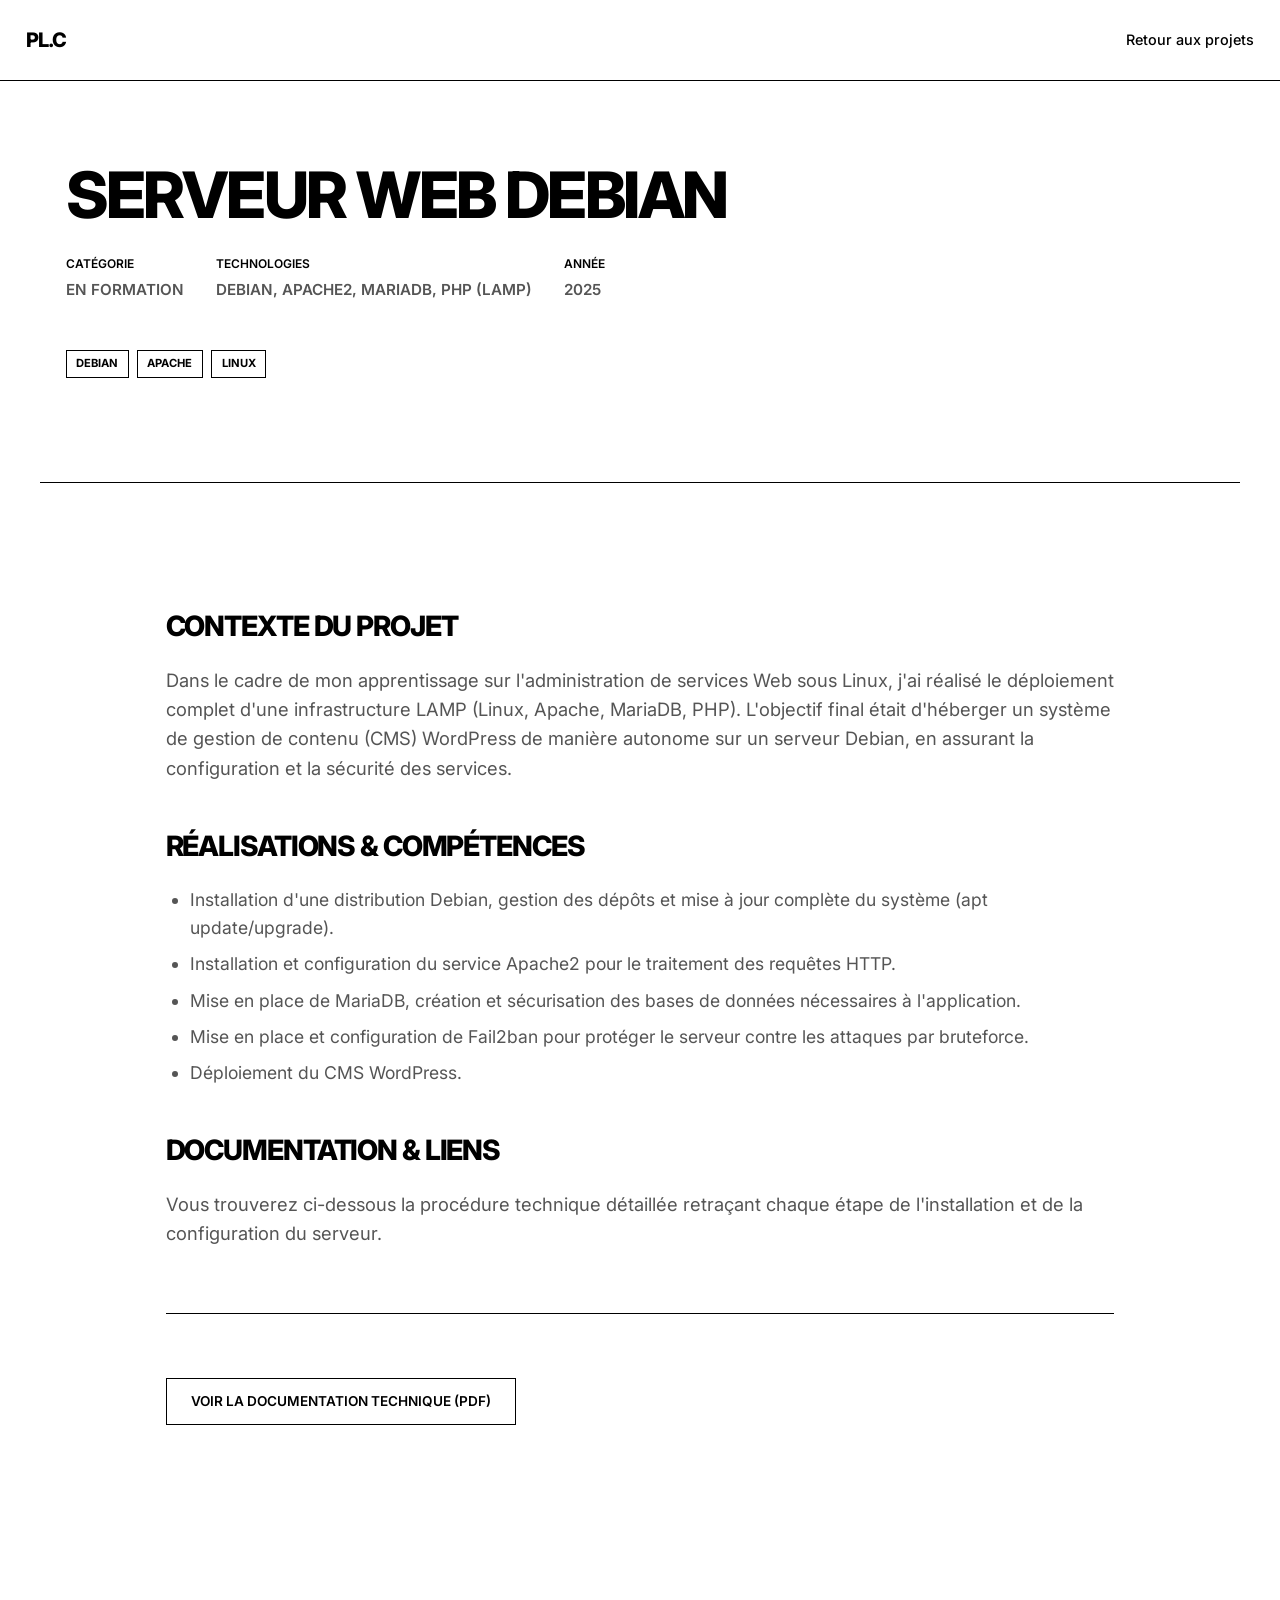
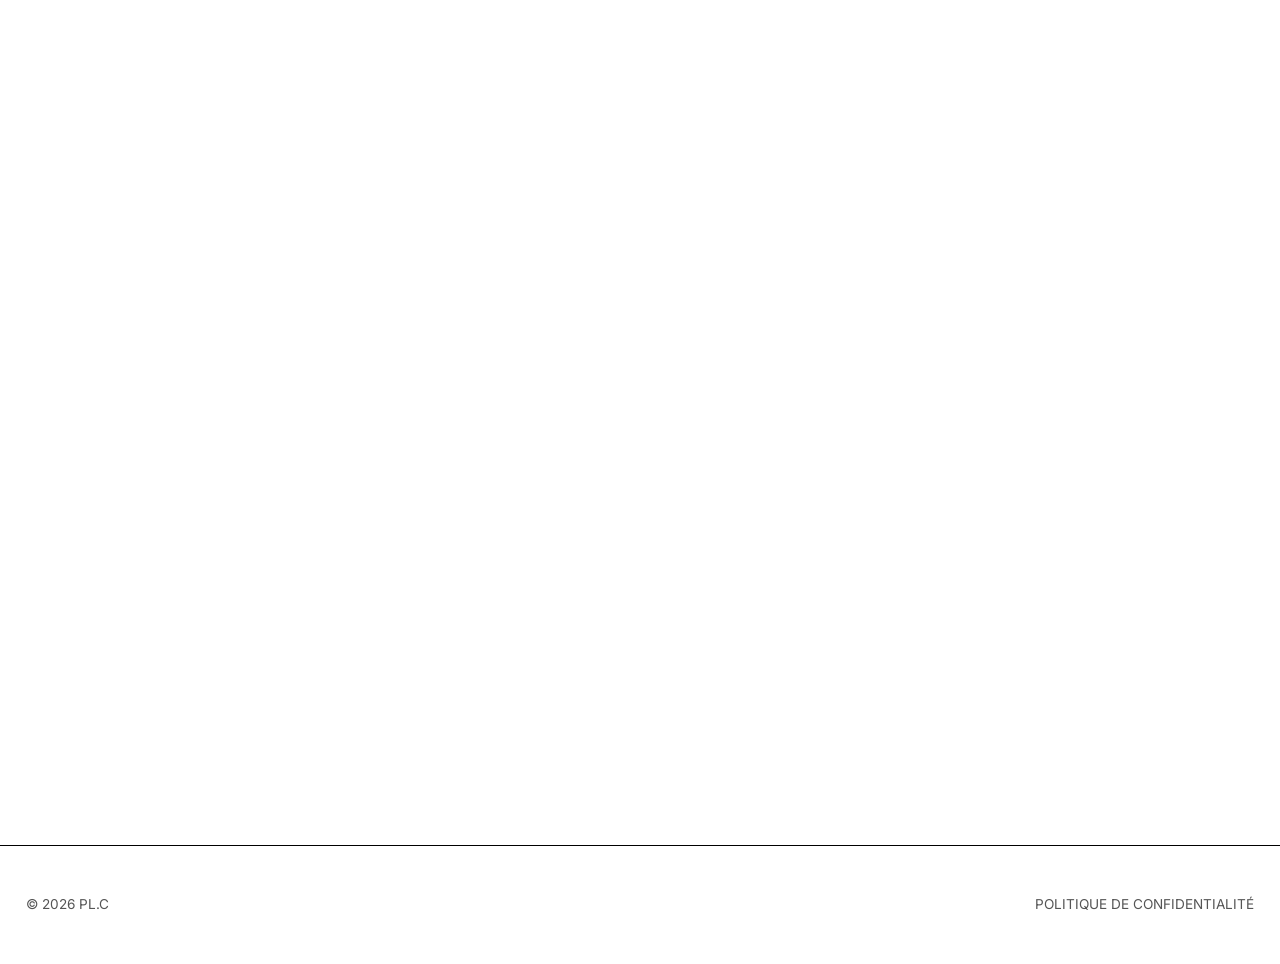
<file: projet-srvweb.html>
<!DOCTYPE html>
<html lang="fr">
<head>
    <meta charset="UTF-8">
    <meta name="viewport" content="width=device-width, initial-scale=1.0">
    <title>Serveur Web Debian - PL.C</title>
    <link rel="stylesheet" href="style.css">
    <link rel="preconnect" href="https://fonts.googleapis.com">
    <link rel="preconnect" href="https://fonts.gstatic.com" crossorigin>
    <link href="https://fonts.googleapis.com/css2?family=Inter:wght@400;500;600;700;800&display=swap" rel="stylesheet">
</head>
<body>
<nav>
    <a href="index.html" class="logo">PL.C</a>
    <div class="nav-links">
        <a href="index.html#projets">Retour aux projets</a>
    </div>
</nav>

<header class="project-header">
    <h1 class="project-title">Serveur web Debian</h1>
    <div class="project-meta">
        <div class="project-meta-item">
            <span class="project-meta-label">Catégorie</span>
            <span>En formation</span>
        </div>
        <div class="project-meta-item">
            <span class="project-meta-label">Technologies</span>
            <span>Debian, Apache2, MariaDB, PHP  (LAMP)</span>
        </div>
        <div class="project-meta-item">
            <span class="project-meta-label">Année</span>
            <span>2025</span>
        </div>
    </div>
    <div class="badges">
        <span class="badge">Debian</span>
        <span class="badge">Apache</span>
        <span class="badge">Linux</span>
    </div>
</header>

<main class="project-content">
    <h2>Contexte du projet</h2>
    <p>
        Dans le cadre de mon apprentissage sur l'administration de services Web sous Linux, j'ai réalisé le déploiement complet d'une infrastructure LAMP (Linux, Apache, MariaDB, PHP). 
        L'objectif final était d'héberger un système de gestion de contenu (CMS) WordPress de manière autonome sur un serveur Debian, en assurant la configuration et la sécurité des services.
    </p>
    
    <h2>Réalisations & Compétences</h2>
    <ul>
        <li>Installation d'une distribution Debian, gestion des dépôts et mise à jour complète du système (apt update/upgrade).</li>
        <li>Installation et configuration du service Apache2 pour le traitement des requêtes HTTP.</li>
        <li>Mise en place de MariaDB, création et sécurisation des bases de données nécessaires à l'application.</li>
        <li>Mise en place et configuration de Fail2ban pour protéger le serveur contre les attaques par bruteforce.</li>
        <li>Déploiement du CMS WordPress.</li>
    </ul>

    <h2>Documentation & Liens</h2>
    <p>
        Vous trouverez ci-dessous la procédure technique détaillée retraçant chaque étape de l'installation et de la configuration du serveur.
    </p>
    
    <div class="project-links">
        <a href="pdf/en-formation/srvweb.pdf" class="doc-link" target="_blank">
            Voir la documentation technique (PDF)
        </a>
    </div>

    <div class="pdf-viewer">
        <iframe src="pdf/en-formation/srvweb.pdf"></iframe>
    </div>
</main>

<footer>
    <div class="footer-content">
        <p>&copy; 2026 PL.C</p>
        <div class="footer-links">
            <a href="politique-confidentialite.html">Politique de confidentialité</a>
        </div>
    </div>
</footer>
</body>
</html>
</file>
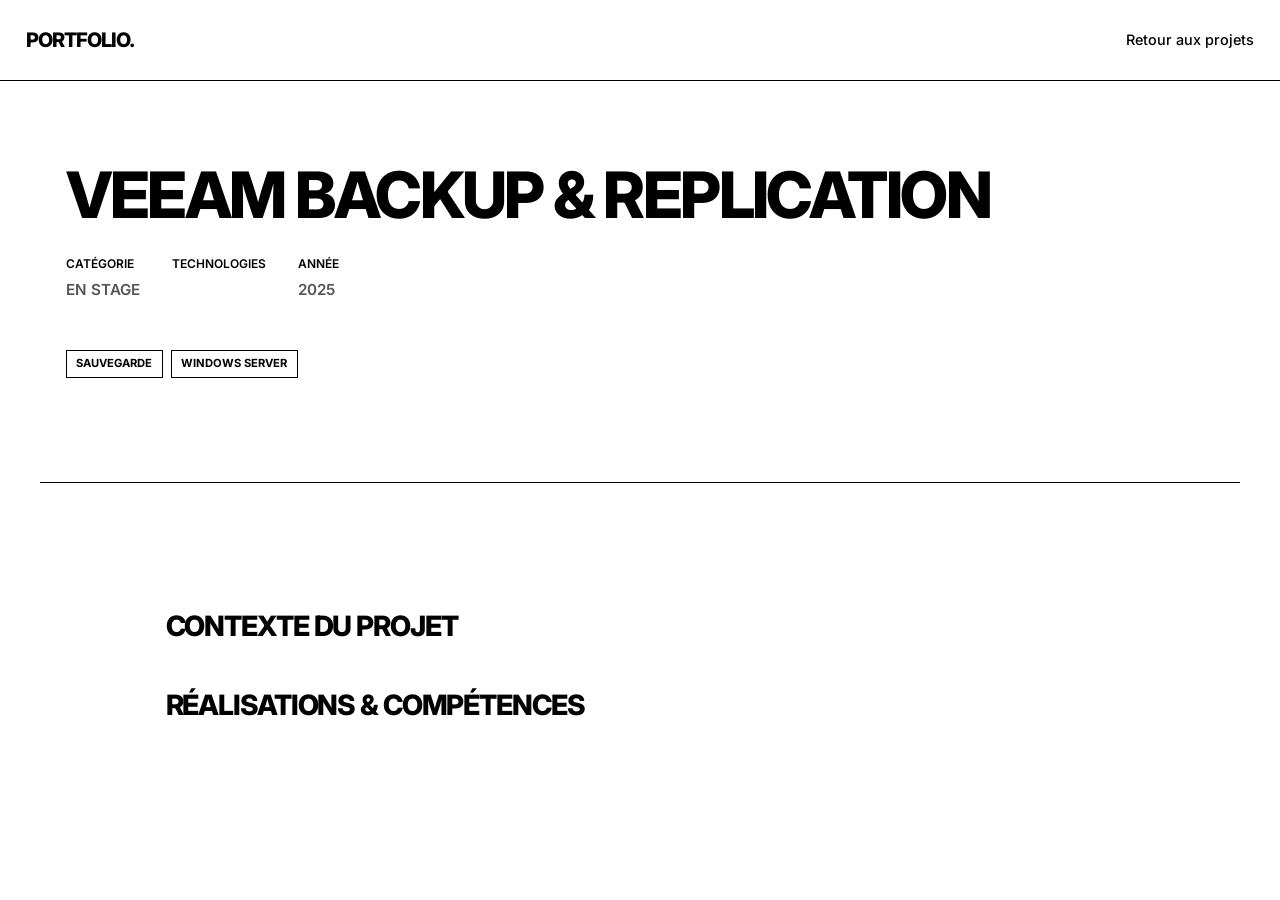
<file: projet-veeam.html>
<!DOCTYPE html>
<html lang="fr">
<head>
    <meta charset="UTF-8">
    <meta name="viewport" content="width=device-width, initial-scale=1.0">
    <title>PL.C Portfolio</title>
    <link rel="stylesheet" href="style.css">
    <link rel="preconnect" href="https://fonts.googleapis.com">
    <link rel="preconnect" href="https://fonts.gstatic.com" crossorigin>
    <link href="https://fonts.googleapis.com/css2?family=Inter:wght@400;500;600;700;800&display=swap" rel="stylesheet">
</head>
<body>
    <nav>
        <a href="index.html" class="logo">Portfolio.</a>
        <div class="nav-links">
            <a href="index.html#projets">Retour aux projets</a>
        </div>
    </nav>

    <header class="project-header">
        <h1 class="project-title">Veeam Backup & Replication</h1>
        <div class="project-meta">
            <div class="project-meta-item">
                <span class="project-meta-label">Catégorie</span>
                <span>En stage</span>
            </div>
            <div class="project-meta-item">
                <span class="project-meta-label">Technologies</span>
            </div>
            <div class="project-meta-item">
                <span class="project-meta-label">Année</span>
                <span>2025</span>
            </div>
        </div>
        <div class="badges">
            <span class="badge">Sauvegarde</span>
            <span class="badge">Windows Server</span>
        </div>
    </header>

    <main class="project-content">
        <h2>Contexte du projet</h2>
        
        <h2>Réalisations & Compétences</h2>

</body>
</html>
</file>
<file: style.css>
:root {
    --bg-color: #ffffff;
    --surface-color: #ffffff;
    --border-color: #000000;
    --text-primary: #000000;
    --text-secondary: #555555;
    --accent-color: #000000;
    
    --font-family: 'Inter', -apple-system, BlinkMacSystemFont, "Segoe UI", Roboto, sans-serif;
    --transition: 0.15s ease-in-out;
}

* {
    margin: 0;
    padding: 0;
    box-sizing: border-box;
}

html {
    scroll-behavior: smooth;
}

body {
    font-family: var(--font-family);
    background-color: var(--bg-color);
    color: var(--text-primary);
    line-height: 1.6;
    -webkit-font-smoothing: antialiased;
}

h1, h2, h3, h4 {
    letter-spacing: -0.04em;
    font-weight: 800;
    line-height: 1.1;
    color: var(--text-primary);
}

a {
    text-decoration: none;
    color: inherit;
    transition: var(--transition);
}

/* Nav */
nav {
    display: flex;
    justify-content: space-between;
    align-items: center;
    padding: 1.5rem 2%;
    position: fixed;
    top: 0;
    width: 100%;
    background: var(--bg-color);
    border-bottom: 1px solid var(--border-color);
    z-index: 100;
}

.logo {
    font-size: 1.25rem;
    font-weight: 800;
    letter-spacing: -0.05em;
    text-transform: uppercase;
}

.nav-links a {
    margin-left: 2.5rem;
    font-size: 0.9rem;
    font-weight: 500;
}

.nav-links a:hover {
    text-decoration: underline;
    text-underline-offset: 4px;
}

/* hero */
.hero {
    height: 100vh;
    display: flex;
    align-items: center;
    justify-content: flex-start;
    padding: 0 2%;
    max-width: 1600px;
    margin: 0 auto;
}

.hero-content h1 {
    font-size: clamp(2.5rem, 6vw, 4.5rem);
    margin-bottom: 2rem;
    max-width: 900px;
}

.hero-content h1 span {
    display: inline-block;
}

.hero-content p {
    font-size: 1.25rem;
    color: var(--text-secondary);
    max-width: 650px;
    margin-bottom: 3.5rem;
    font-weight: 400;
}

.cta-button {
    display: inline-block;
    padding: 1rem 2.5rem;
    background: var(--text-primary);
    color: var(--bg-color);
    font-weight: 600;
    font-size: 0.9rem;
    border: 1px solid var(--text-primary);
    text-transform: uppercase;
    letter-spacing: 0.05em;
    transition: var(--transition);
}

.cta-button:hover {
    background: var(--bg-color);
    color: var(--text-primary);
}

/* Projects section */
.projects-section {
    padding: 8rem 2%;
    max-width: 1600px;
    margin: 0 auto;
}

.section-header {
    margin-bottom: 4rem;
}

.section-header h2 {
    font-size: clamp(2rem, 4vw, 3rem);
    margin-bottom: 1rem;
    text-transform: uppercase;
}

.section-header p {
    color: var(--text-secondary);
    font-size: 1.15rem;
}

/* CSS Only Filters Logic */
input[type="radio"] {
    display: none;
}

.filter-labels {
    display: flex;
    gap: 1rem;
    margin-bottom: 5rem;
    flex-wrap: wrap;
}

.filter-btn {
    padding: 0.6rem 1.5rem;
    border: 1px solid var(--border-color);
    background: transparent;
    cursor: pointer;
    font-size: 0.85rem;
    font-weight: 600;
    text-transform: uppercase;
    color: var(--text-primary);
    transition: var(--transition);
}

.filter-btn:hover {
    background: #f5f5f5;
}

#filter-all:checked ~ .filter-labels label[for="filter-all"],
#filter-linux:checked ~ .filter-labels label[for="filter-linux"],
#filter-windows:checked ~ .filter-labels label[for="filter-windows"],
#filter-backup:checked ~ .filter-labels label[for="filter-backup"] {
    background: var(--text-primary);
    color: var(--bg-color);
}

.project-card {
    transition: opacity 0.3s ease, display 0.3s ease allow-discrete;
}

#filter-linux:checked ~ .categories .project-card:not(.tech-linux),
#filter-windows:checked ~ .categories .project-card:not(.tech-windows),
#filter-backup:checked ~ .categories .project-card:not(.tech-backup) {
    display: none;
    opacity: 0;
}

#filter-linux:checked ~ .categories .category:not(:has(.tech-linux)),
#filter-windows:checked ~ .categories .category:not(:has(.tech-windows)),
#filter-backup:checked ~ .categories .category:not(:has(.tech-backup)) {
    display: none;
}

/* Category Layout */
.category {
    margin-bottom: 6rem;
}

.category h3 {
    font-size: 1.5rem;
    color: var(--text-primary);
    margin-bottom: 2.5rem;
    padding-bottom: 1rem;
    border-bottom: 1px solid var(--border-color);
    text-transform: uppercase;
}

.project-grid {
    display: grid;
    grid-template-columns: repeat(auto-fill, minmax(320px, 1fr));
    gap: 2rem;
}

/* Project cards */
.project-card {
    background: var(--surface-color);
    border: 1px solid var(--border-color);
    display: flex;
    flex-direction: column;
    transition: var(--transition);
}

.project-card:hover {
    background: #f9f9f9;
}

.card-image {
    height: 180px;
    border-bottom: 1px solid var(--border-color);

    background: repeating-linear-gradient(
        45deg,
        transparent,
        transparent 10px,
        #f0f0f0 10px,
        #f0f0f0 11px
    );

    display: flex;
    justify-content: center; /* centre horizontal */
    align-items: center;     /* centre vertical */
}

.card-image img{
    width: 75%;
    height: 75%;
    object-fit: contain;
}

.card-content {
    padding: 2rem;
    flex: 1;
    display: flex;
    flex-direction: column;
}

.card-content h4 {
    font-size: 1.25rem;
    margin-bottom: 1rem;
}

.badges {
    margin-bottom: 1.5rem;
    display: flex;
    flex-wrap: wrap;
    gap: 0.5rem;
}

.badge {
    padding: 0.25rem 0.6rem;
    border: 1px solid var(--border-color);
    font-size: 0.7rem;
    font-weight: 700;
    text-transform: uppercase;
    color: var(--text-primary);
}

.card-content p {
    color: var(--text-secondary);
    font-size: 0.95rem;
    line-height: 1.6;
    margin-top: auto;
}

.about-section {
    padding: 8rem 2%;
    border-top: 1px solid var(--border-color);
}

.about-container {
    max-width: 1600px;
    margin: 0 auto;
}

.about-text h2 {
    font-size: clamp(2rem, 4vw, 3rem);
    margin-bottom: 2rem;
    text-transform: uppercase;
}

.about-text > p {
    color: var(--text-secondary);
    font-size: 1.25rem;
    max-width: 800px;
    margin-bottom: 4rem;
}

.info-grid {
    display: grid;
    grid-template-columns: repeat(auto-fit, minmax(300px, 1fr));
    gap: 3rem;
    border-top: 1px solid var(--border-color);
    padding-top: 3rem;
}

.info-block h3 {
    font-size: 1.1rem;
    margin-bottom: 1.5rem;
    text-transform: uppercase;
}

.mini-cv {
    color: var(--text-secondary);
    font-size: 0.95rem;
}

.info-block ul {
    list-style: none;
}

.info-block ul li {
    color: var(--text-secondary);
    margin-bottom: 1rem;
    position: relative;
    padding-left: 1.5rem;
    font-size: 0.95rem;
}

.info-block ul li::before {
    content: "—";
    position: absolute;
    left: 0;
    color: var(--text-primary);
    font-weight: bold;
}

.hobbies-list {
    display: flex;
    flex-wrap: wrap;
    gap: 0.75rem;
}

.hobby-tag {
    border: 1px solid var(--border-color);
    padding: 0.5rem 1rem;
    font-size: 0.8rem;
    text-transform: uppercase;
    font-weight: 600;
}

/* Footer */
footer {
    padding: 3rem 2%;
    max-width: 1600px;
    margin: 0 auto;
    border-top: 1px solid var(--border-color);
}

.footer-content {
    display: flex;
    justify-content: space-between;
    align-items: center;
    color: var(--text-secondary);
    font-size: 0.85rem;
    text-transform: uppercase;
}

.footer-links a {
    color: var(--text-secondary);
}

.footer-links a:hover {
    color: var(--text-primary);
    text-decoration: underline;
    text-underline-offset: 4px;
}

/* Responsive */
@media (max-width: 768px) {
    nav {
        flex-direction: column;
        gap: 1rem;
        padding: 1rem 5%;
    }
    
    .nav-links a {
        margin: 0 1rem;
    }
    
    .hero {
        text-align: center;
        justify-content: center;
    }
    
    .footer-content {
        flex-direction: column;
        gap: 1.5rem;
        text-align: center;
    }
}

.project-header {
    padding: 10rem 2% 5rem;
    max-width: 1200px;
    margin: 0 auto;
    border-bottom: 1px solid var(--border-color);
}

.project-title {
    font-size: clamp(2.5rem, 5vw, 4rem);
    margin-bottom: 1.5rem;
    text-transform: uppercase;
}

.project-meta {
    display: flex;
    gap: 2rem;
    color: var(--text-secondary);
    font-size: 0.95rem;
    text-transform: uppercase;
    font-weight: 600;
    margin-bottom: 3rem;
    flex-wrap: wrap;
}

.project-meta-item {
    display: flex;
    flex-direction: column;
}

.project-meta-label {
    font-size: 0.75rem;
    color: var(--text-primary);
    margin-bottom: 0.25rem;
}

.project-content {
    padding: 5rem 2%;
    max-width: 1000px;
    margin: 0 auto;
}

.project-content h2 {
    font-size: 1.75rem;
    margin: 3rem 0 1.5rem;
    text-transform: uppercase;
}

.project-content p {
    font-size: 1.15rem;
    margin-bottom: 1.5rem;
    color: var(--text-secondary);
}

.project-content ul {
    margin: 0 0 2rem 1.5rem;
    color: var(--text-secondary);
    font-size: 1.1rem;
}

.project-content li {
    margin-bottom: 0.5rem;
}

.project-gallery {
    display: grid;
    grid-template-columns: 1fr;
    gap: 2rem;
    margin: 4rem 0;
}

.gallery-image {
    width: 100%;
    aspect-ratio: 16/9;
    background: repeating-linear-gradient(45deg, transparent, transparent 10px, #f0f0f0 10px, #f0f0f0 11px);
    border: 1px solid var(--border-color);
    display: flex;
    align-items: center;
    justify-content: center;
    color: var(--text-secondary);
    font-size: 0.85rem;
    text-transform: uppercase;
    letter-spacing: 0.1em;
}

.project-links {
    margin-top: 4rem;
    padding-top: 4rem;
    border-top: 1px solid var(--border-color);
    display: flex;
    gap: 1rem;
    flex-wrap: wrap;
}

.doc-link {
    display: inline-flex;
    align-items: center;
    padding: 0.75rem 1.5rem;
    border: 1px solid var(--border-color);
    font-weight: 600;
    font-size: 0.85rem;
    text-transform: uppercase;
    color: var(--text-primary);
    transition: var(--transition);
}

.doc-link:hover {
    background: var(--text-primary);
    color: var(--bg-color);
}


.pdf-viewer {
    margin-top: 2rem;
    border-radius: 8px;
    overflow: hidden;
}

.pdf-viewer iframe {
    width: 100%;
    height: 900px;
    border: none;
}

/* Parcours */

.parcours-section {
    padding: 8rem 2%;
    border-top: 1px solid var(--border-color);
}

.parcours-container {
    max-width: 1600px;
    margin: 0 auto;
}

.timeline {
    margin-top: 5rem;
}

.timeline-year {
    display: grid;
    grid-template-columns: 200px 1fr;
    border-top: 1px solid var(--border-color);
    padding: 3rem 0;
}

.year {
    font-size: 2rem;
    font-weight: 800;
}

.timeline-content {
    display: grid;
    grid-template-columns: repeat(auto-fit, minmax(220px, 1fr));
    gap: 3rem;
}

.timeline-block h3 {
    font-size: 0.85rem;
    text-transform: uppercase;
    margin-bottom: 1rem;
}

.timeline-block ul {
    list-style: none;
}

.timeline-block li {
    font-size: 0.95rem;
    color: var(--text-secondary);
    margin-bottom: 0.75rem;
    position: relative;
    padding-left: 1.2rem;
}

.timeline-block li::before {
    content: "—";
    position: absolute;
    left: 0;
    color: var(--text-primary);
}
</file>
